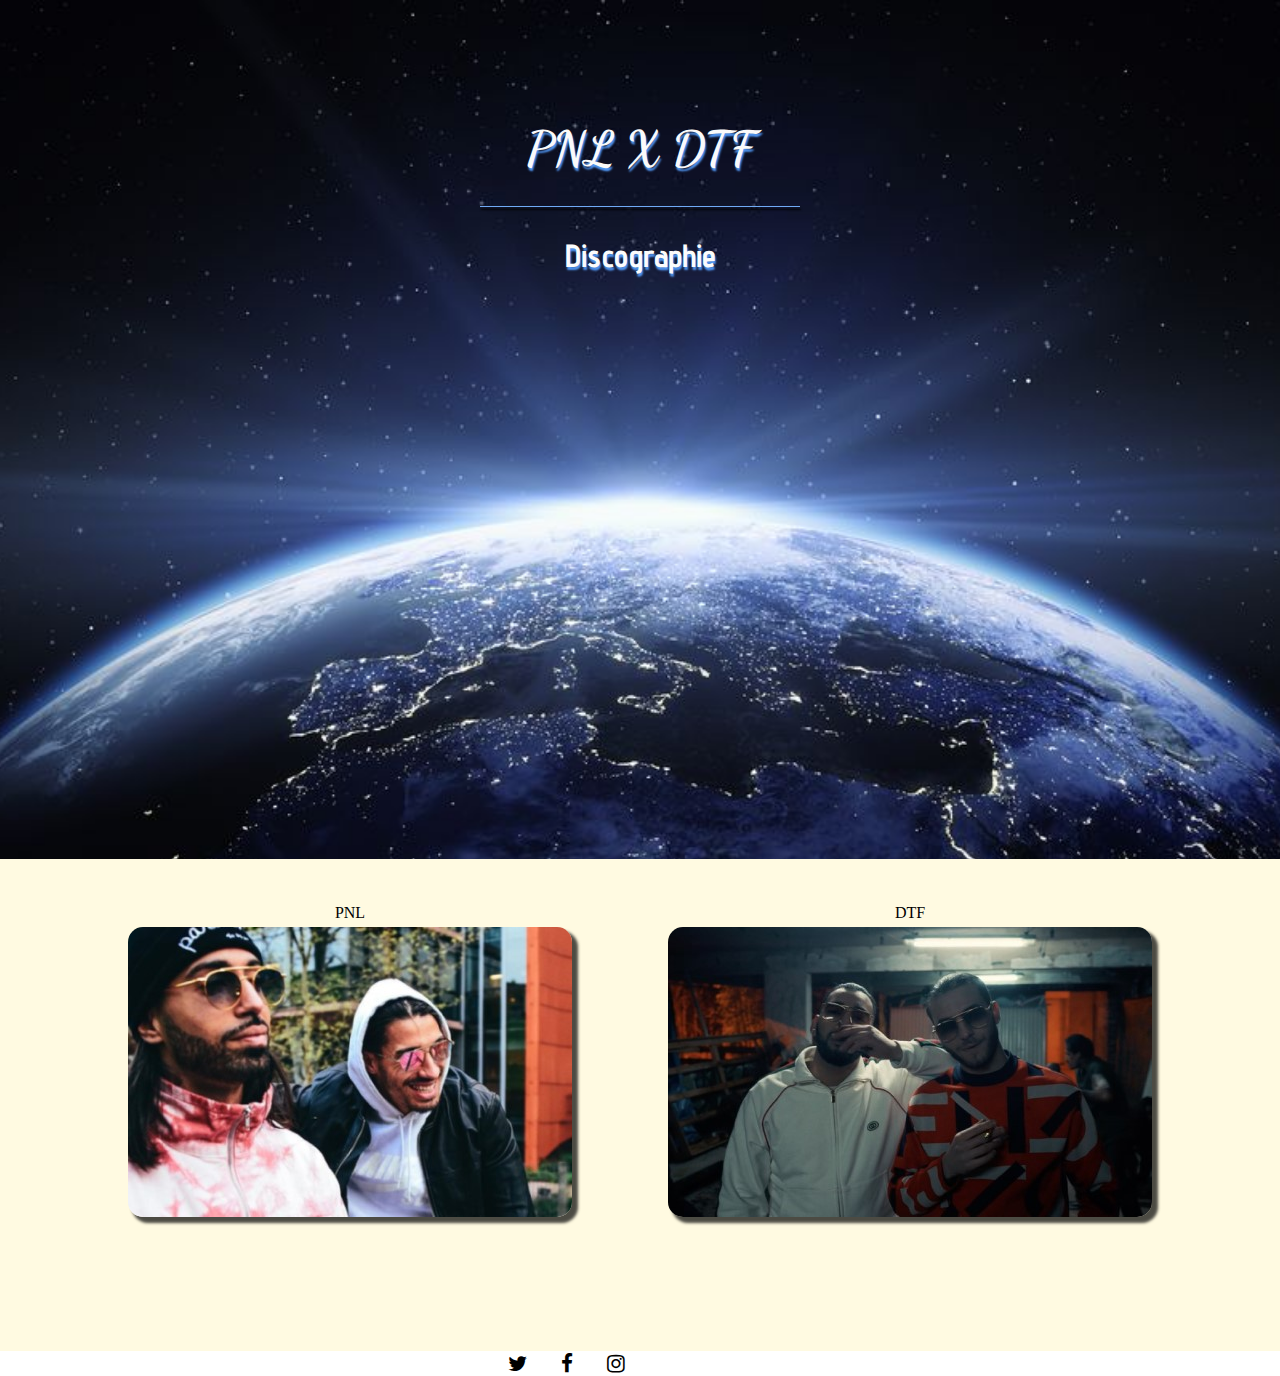
<file: Discographie PNL/index.html>
<!DOCTYPE html>
<html lang="fr"> 
    <head>
        <title>Discographie PNL X DTF</title>
        <meta charset="UTF-8">
        <meta name="author" content="Esteban">
        <meta name="description" content="Discographie PNL et DTF">
        <link rel="stylesheet" href="style.css"> 
        <link rel="stylesheet" href="https://cdnjs.cloudflare.com/ajax/libs/font-awesome/4.7.0/css/font-awesome.css">
    </head>

    <body>
        <header>
            <div id="imagePrincipale">
                <h1> PNL X DTF </h1>
                <div id="premierTrait"></div>
                <h3> Discographie</h3>
            </div>
        </header>

        <section id="presentation">
            <div id="TexteIntro">
                
            </div>
            <div id="prestations">
                <div class="imagesPrestations">
                    <h4>PNL</h4>
                    <a href="page2PNL.html"><img src="images/PNL accueil.jpg" alt="PNL accueil"></a>
                </div>    
                <div class="imagesPrestations">
                    <h4>DTF</h4>
                    <a href="page2DTF.html"><img src="images/DTF accueil.jpg" alt="DTF accueil"></a>
                </div> 
            </div>
        </section>

        <footer>
            <div id="icons">
                <a href="http://www.twitter.fr"><i class="fa fa-twitter"></i></a>
                <a href="http://wwww.facebook.fr"><i class="fa fa-facebook"></i></a>
                <a href="http://www.instagram.com"><i class="fa fa-instagram"></i></a>
            </div>
        </footer>

    </body>
</html>
</file>
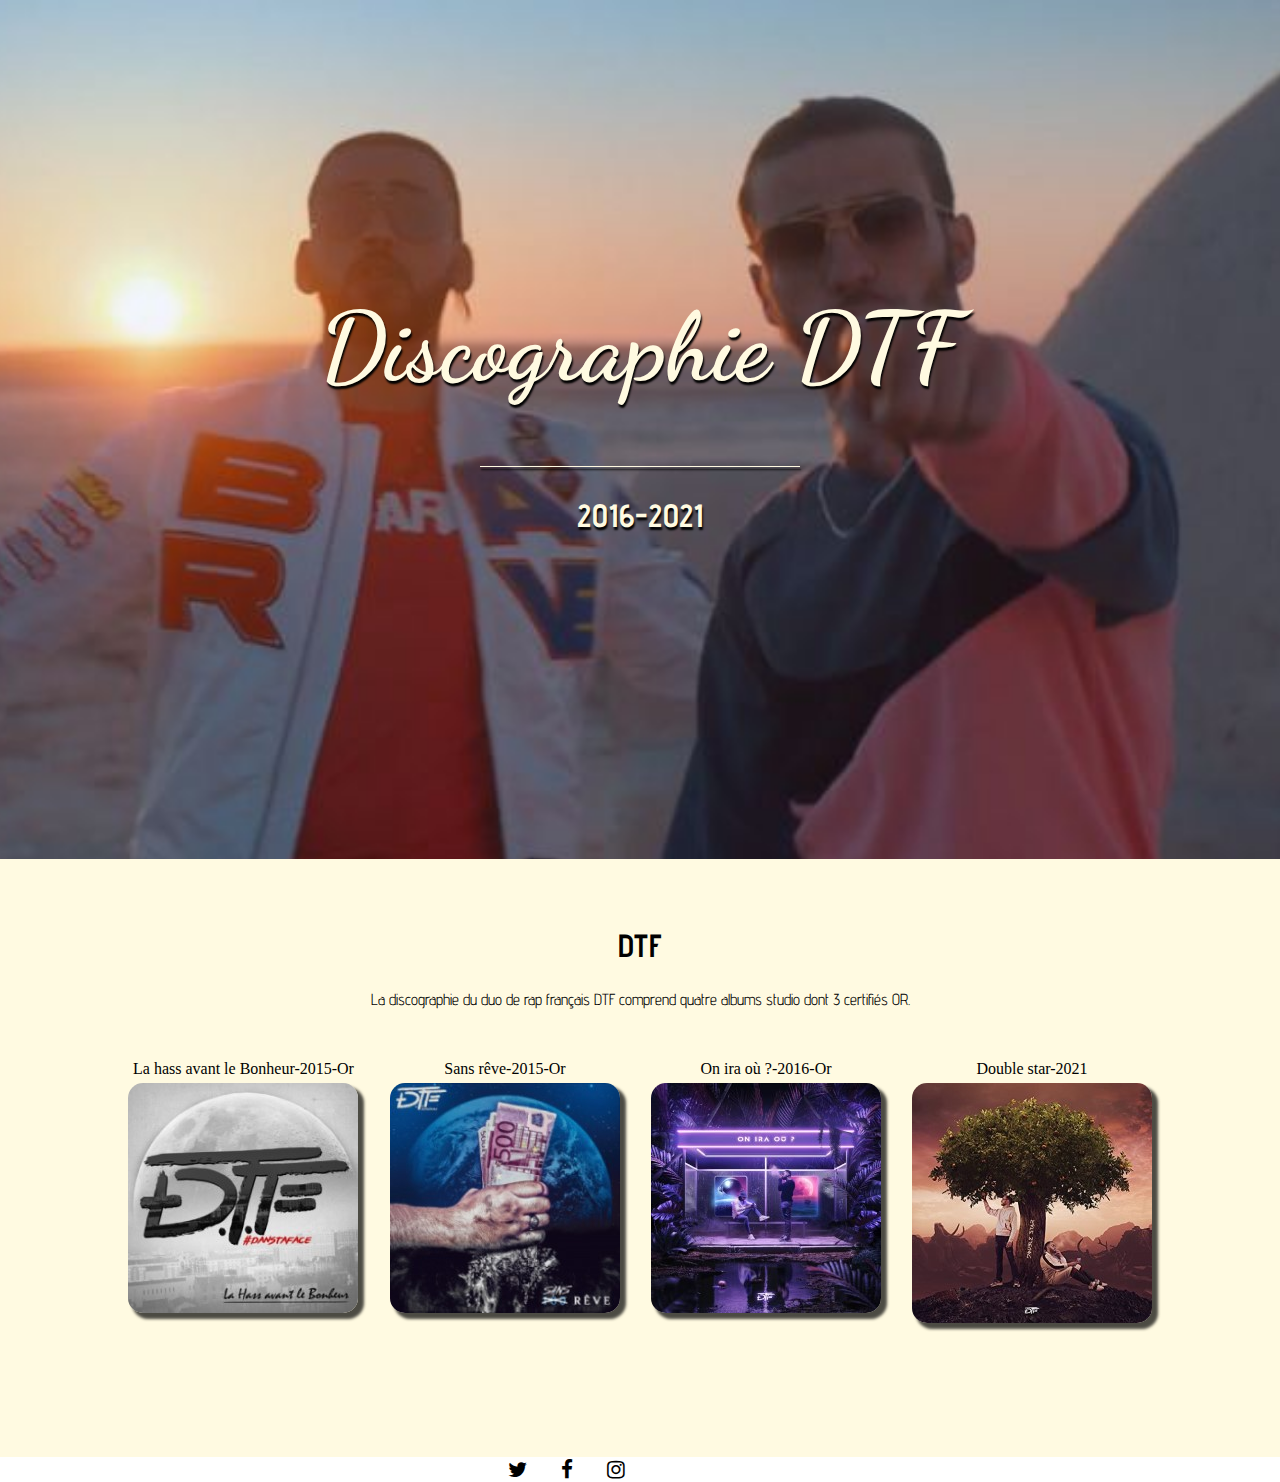
<file: Discographie PNL/page2DTF.html>
<!DOCTYPE html>
<html lang="fr"> 
    <head>
        <title> Discographie DTF </title>
        <meta charset="UTF-8">
        <meta name="author" content="Esteban">
        <meta name="description" content="Discographie DTF">
        <link rel="stylesheet" href="style.css"> 
        <link rel="stylesheet" href="https://cdnjs.cloudflare.com/ajax/libs/font-awesome/4.7.0/css/font-awesome.css">
    </head>
    
    <body>
        <header>
            <div id="imagePrincipaleDTF">
                <h1>Discographie DTF</h1>
                <div id="premierTraitDTF"></div>
                <h3>2016-2021</h3>
            </div>
        </header>

        <section id="presentation">
            <div id="TexteIntro">
                <h2> DTF </h2>
                <p> La discographie du duo de rap français DTF comprend quatre albums studio dont 3 certifiés OR.</p>
            </div>
            <div id="prestations">
                <div class="imagesPrestations">
                    <h4>La hass avant le Bonheur-2015-Or</h4>
                    <a href="page3DTF.html"><img src="images/DTF LHAB.jpg" alt="DTF LHAB"></a>
                </div>    
                    <div class="imagesPrestations">
                    <h4>Sans rêve-2015-Or</h4>
                    <a href="page4DTF.html"><img src="images/DTF  SRV.jpg" alt="DTF SRV"></a>
                </div> 
                    <div class="imagesPrestations">
                    <h4>On ira où ?-2016-Or </h4>
                    <a href="page5DTF.html"><img src="images/DTF OIO.jpg" alt="DTF OIO"></a>
                </div> 
                    <div class="imagesPrestations">
                    <h4>Double star-2021 </h4>
                    <a href="page6DTF.html"><img src="images/DTF DBS.jpg" alt="DTF DBS"></a>
                </div> 
        </section>

        <footer>
            <div id="icons">
                <a href="http://www.twitter.fr"><i class="fa fa-twitter"></i></a>
                <a href="http://wwww.facebook.fr"><i class="fa fa-facebook"></i></a>
                <a href="http://www.instagram.com"><i class="fa fa-instagram"></i></a>
            </div>
        </footer>

    </body>
</html>
</file>
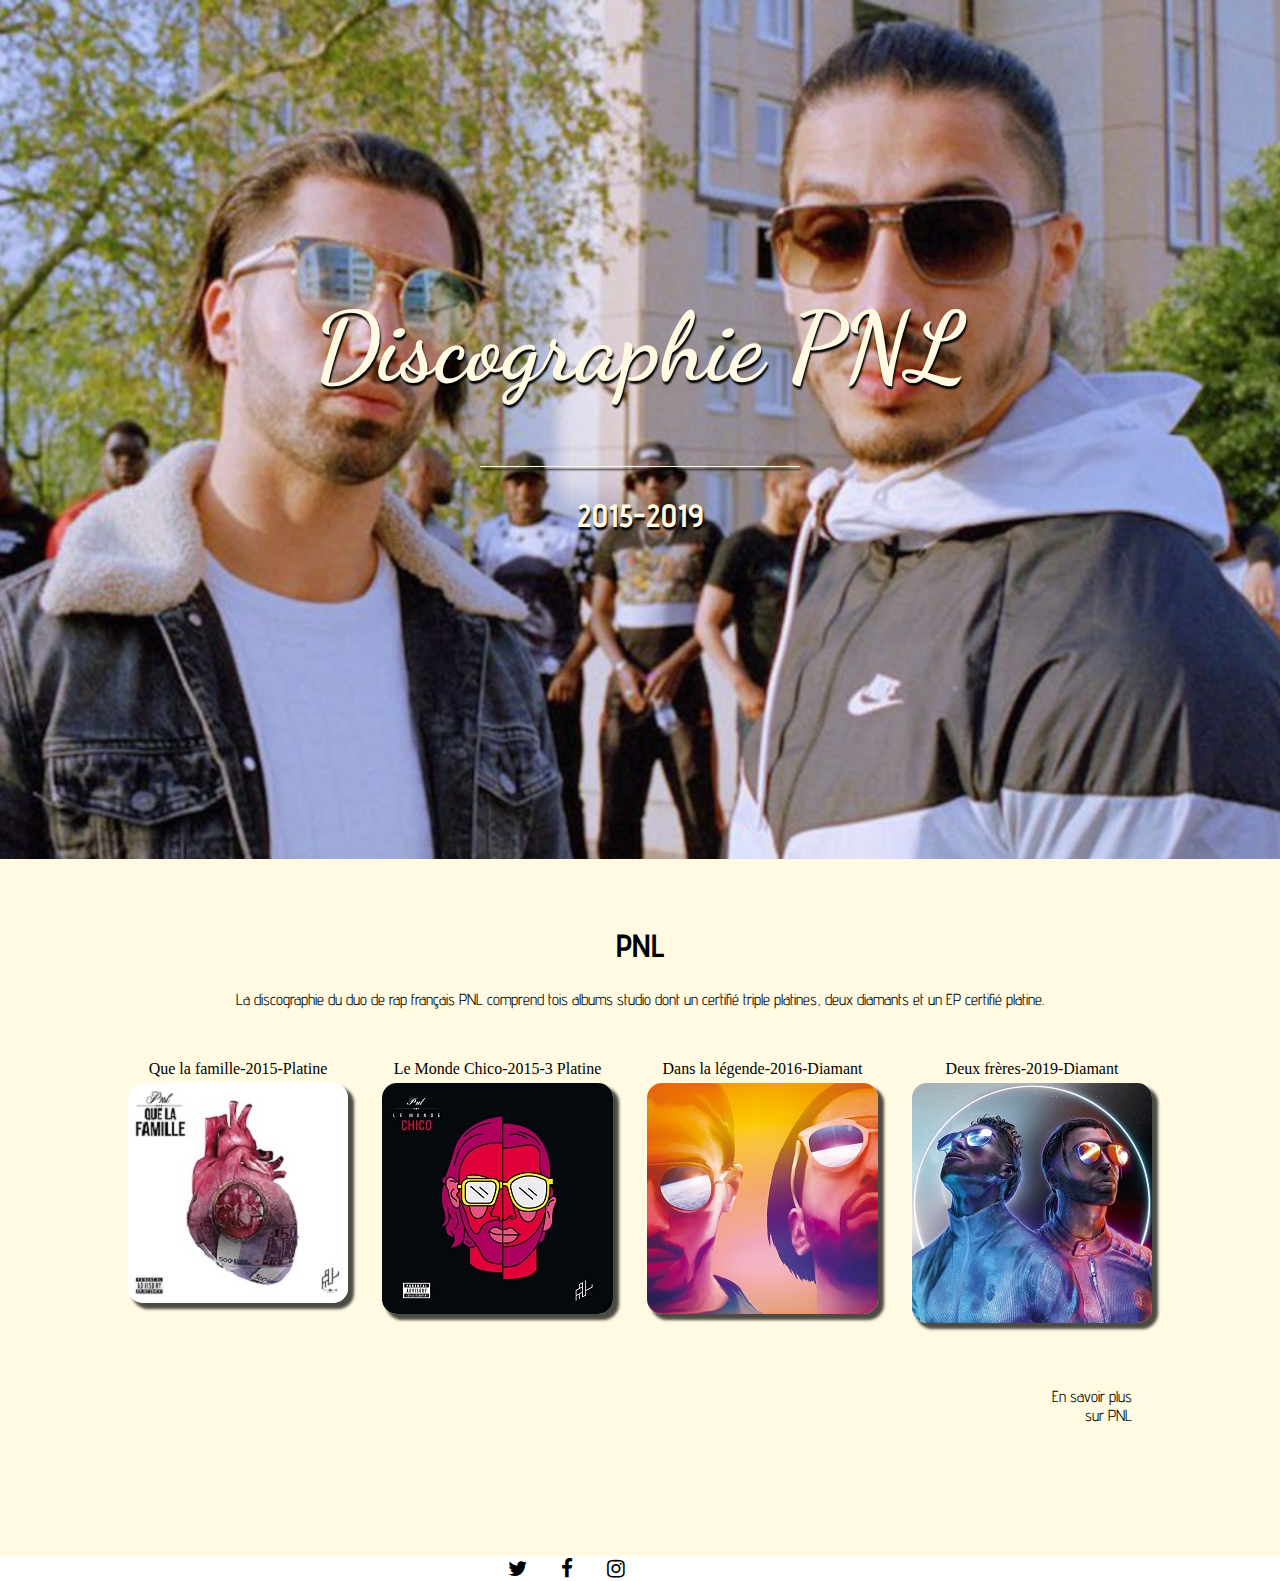
<file: Discographie PNL/page2PNL.html>
<!DOCTYPE html>
<html lang="fr"> 
    <head>
        <title> Discographie PNL </title>
        <meta charset="UTF-8">
        <meta name="author" content="Esteban">
        <meta name="description" content="Discographie PNL">
        <link rel="stylesheet" href="style.css"> 
        <link rel="stylesheet" href="https://cdnjs.cloudflare.com/ajax/libs/font-awesome/4.7.0/css/font-awesome.css">
    </head>
    
    <body>
        <header>
            <div id="imagePrincipalePNL">
                <h1>Discographie PNL</h1>
                <div id="premierTraitPNL"></div>
                <h3>2015-2019</h3>
            </div>
        </header>

        <section id="presentation">
            <div id="TexteIntro">
                <h2> PNL  </h2>
                <p> La discographie du duo de rap français PNL comprend tois albums studio dont un certifié triple platines, deux diamants et un EP certifié platine.</p>
            </div>
            <div id="prestations">
                <div class="imagesPrestations">
                    <h4>Que la famille-2015-Platine</h4>
                    <a href="page3PNL.html"><img src="images/PNL QLF.jpg" alt="PNL QLF"></a>
                </div>    
                <div class="imagesPrestations">
                    <h4>Le Monde Chico-2015-3 Platine</h4>
                    <a href="page4PNL.html"><img src="images/PNL LMC.jpg" alt="PNL LMC"></a>
                </div> 
                <div class="imagesPrestations">
                    <h4>Dans la légende-2016-Diamant </h4>
                    <a href="page5PNL.html"><img src="images/PNL DLL.jpg" alt="PNL DLL"></a>
                </div> 
                <div class="imagesPrestations">
                    <h4>Deux frères-2019-Diamant </h4>
                    <a href="page6PNL.html"><img src="images/PNL DF.jpg" alt="PNL DF"></a>
                </div> 
                <div class="biographiePrestations">
                    <a href="page7PNL.html">En savoir plus sur PNL</a>
                </div> 
        </section>

        <footer>
            <div id="icons">
                <a href="https://twitter.com/pnlmusic"><i class="fa fa-twitter"></i></a>
                <a href="https://fr-fr.facebook.com/Pnlmusic"><i class="fa fa-facebook"></i></a>
                <a href="http://www.instagram.com/pnlmusic/"><i class="fa fa-instagram"></i></a>
            </div>
        </footer>

    </body>
</html>
</file>
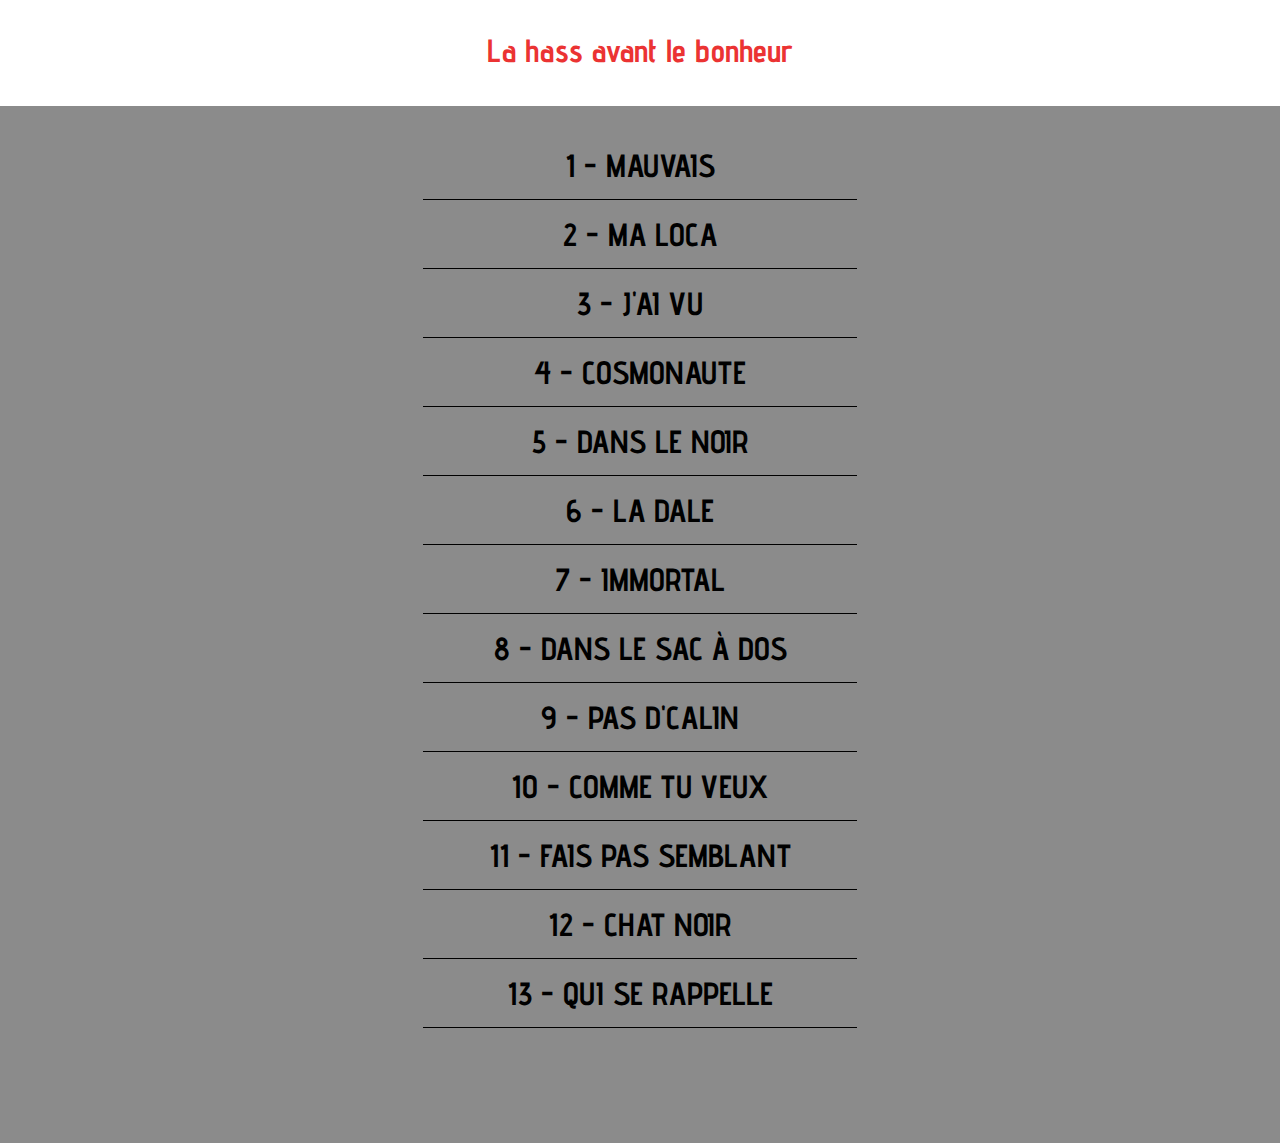
<file: Discographie PNL/page3DTF.html>
<!DOCTYPE html>
<html lang="fr"> 
    <head>
        <title> La hass avant le bonheur </title>
        <meta charset="UTF-8">
        <meta name="author" content="Esteban">
        <meta name="description" content="La hass avant le bonheur">
        <link rel="stylesheet" href="style.css">
        <link rel="stylesheet" href="https://cdnjs.cloudflare.com/ajax/libs/font-awesome/4.7.0/css/font-awesome.css">
    </head>

    <body>
        <header>
            <div id="h1LHAB">
                <center><b><h1>La hass avant le bonheur</h1></b></center>
            </div>
        </header>
        
        <section id="presentationLHAB">
            <ul id="TexteLHAB">
                <li><b>1 - Mauvais</b>
                    <div id="TraitQLF"></div>
                    <b>2 - Ma loca</b>
                    <div id="TraitQLF"></div>
                    <b>3 - J'ai vu</b>
                    <div id="TraitQLF"></div>
                    <b>4 - Cosmonaute</b>
                    <div id="TraitQLF"></div>
                    <b>5 - Dans le noir</b>
                    <div id="TraitQLF"></div>
                    <b>6 - La dale</b>
                    <div id="TraitQLF"></div>
                    <b>7 - Immortal</b>
                    <div id="TraitQLF"></div>
                    <b>8 - Dans le sac à dos</b>
                    <div id="TraitQLF"></div>
                    <b>9 - Pas d'calin</b>
                    <div id="TraitQLF"></div>
                    <b>10 - Comme tu veux</b>
                    <div id="TraitQLF"></div>
                    <b>11 - Fais pas semblant</b>
                    <div id="TraitQLF"></div>
                    <b>12 - Chat noir</b>
                    <div id="TraitQLF"></div>
                    <b>13 - Qui se rappelle</b>
                    <div id="TraitQLF"></div>
                </li>
            </ul>
        </section>
    </body>
</file>
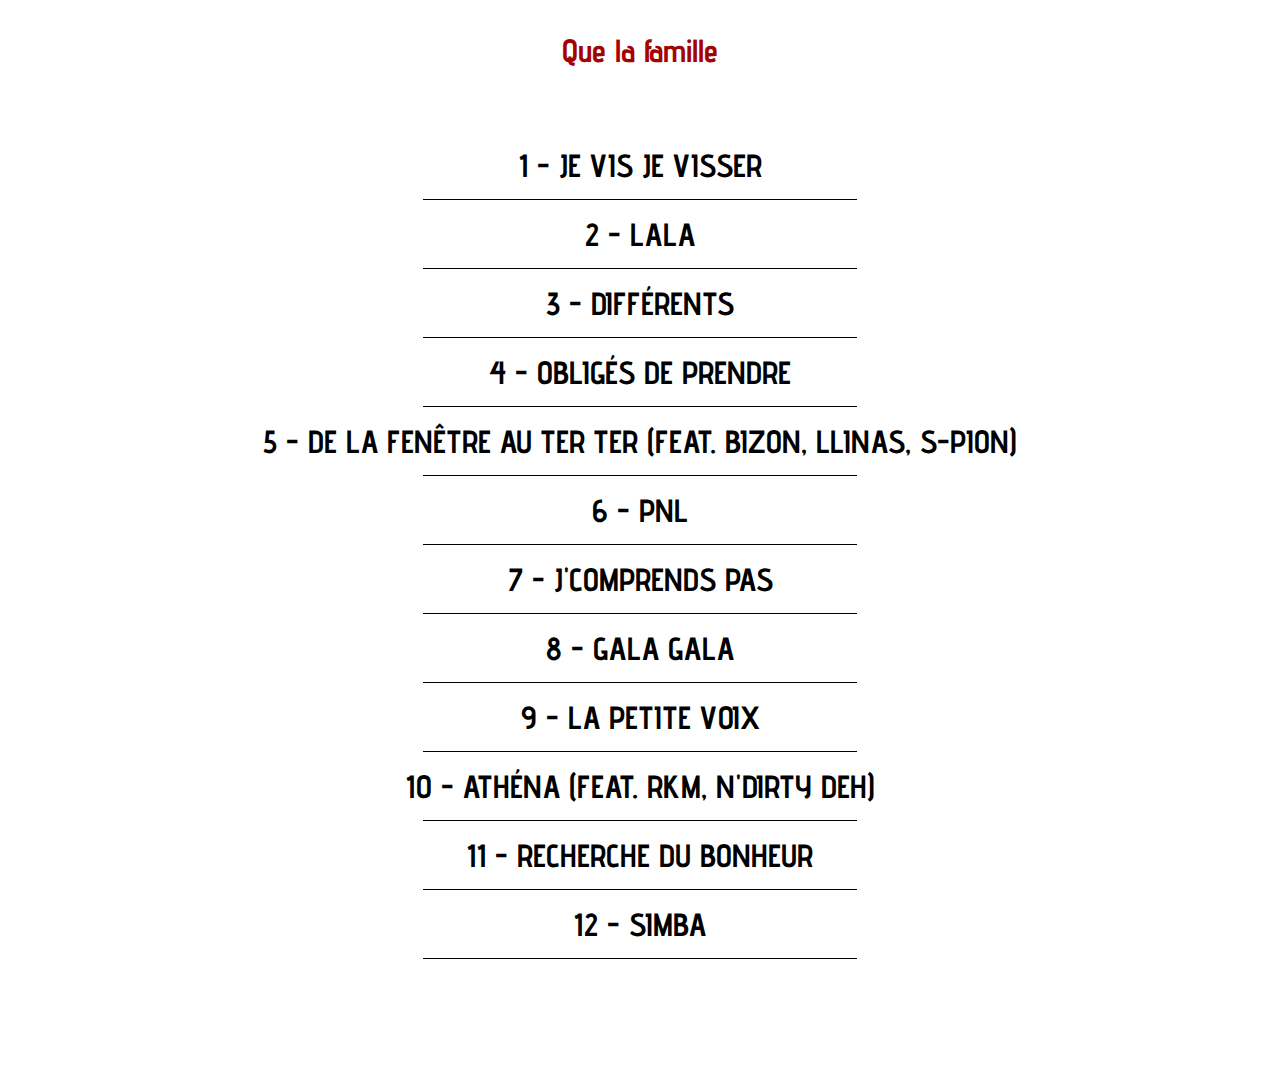
<file: Discographie PNL/page3PNL.html>
<!DOCTYPE html>
<html lang="fr"> 
    <head>
        <title> Que la famille </title>
        <meta charset="UTF-8">
        <meta name="author" content="Esteban">
        <meta name="description" content="Que la famille">
        <link rel="stylesheet" href="style.css">
        <link rel="stylesheet" href="https://cdnjs.cloudflare.com/ajax/libs/font-awesome/4.7.0/css/font-awesome.css">
    </head>

    <body>
        <header>
            <div id="h1QLF">
                <center><b><h1>Que la famille</h1></b></center>
            </div>
        </header>
        
        <section id="presentationQLF">
            <ul id="TexteQLF">
                <li><b>1 - Je vis je visser</b>
                    <div id="TraitQLF"></div>
                    <b>2 - Lala</b>
                    <div id="TraitQLF"></div>
                    <b>3 - Différents</b>
                    <div id="TraitQLF"></div>
                    <b>4 - Obligés de prendre</b>
                    <div id="TraitQLF"></div>
                    <b>5 - De la fenêtre au Ter Ter (feat. Bizon, Llinas, S-Pion)</b>
                    <div id="TraitQLF"></div>
                    <b>6 - PNL</b>
                    <div id="TraitQLF"></div>
                    <b>7 - J'comprends pas</b>
                    <div id="TraitQLF"></div>
                    <b>8 - Gala Gala</b>
                    <div id="TraitQLF"></div>
                    <b>9 - La petite voix</b>
                    <div id="TraitQLF"></div>
                    <b>10 - Athéna (feat. RKM, N'Dirty DEh)</b>
                    <div id="TraitQLF"></div>
                    <b>11 - Recherche du bonheur</b>
                    <div id="TraitQLF"></div>
                    <b>12 - Simba</b>
                    <div id="TraitQLF"></div>
                </li>
            </ul>
        </section>
    </body>
</file>
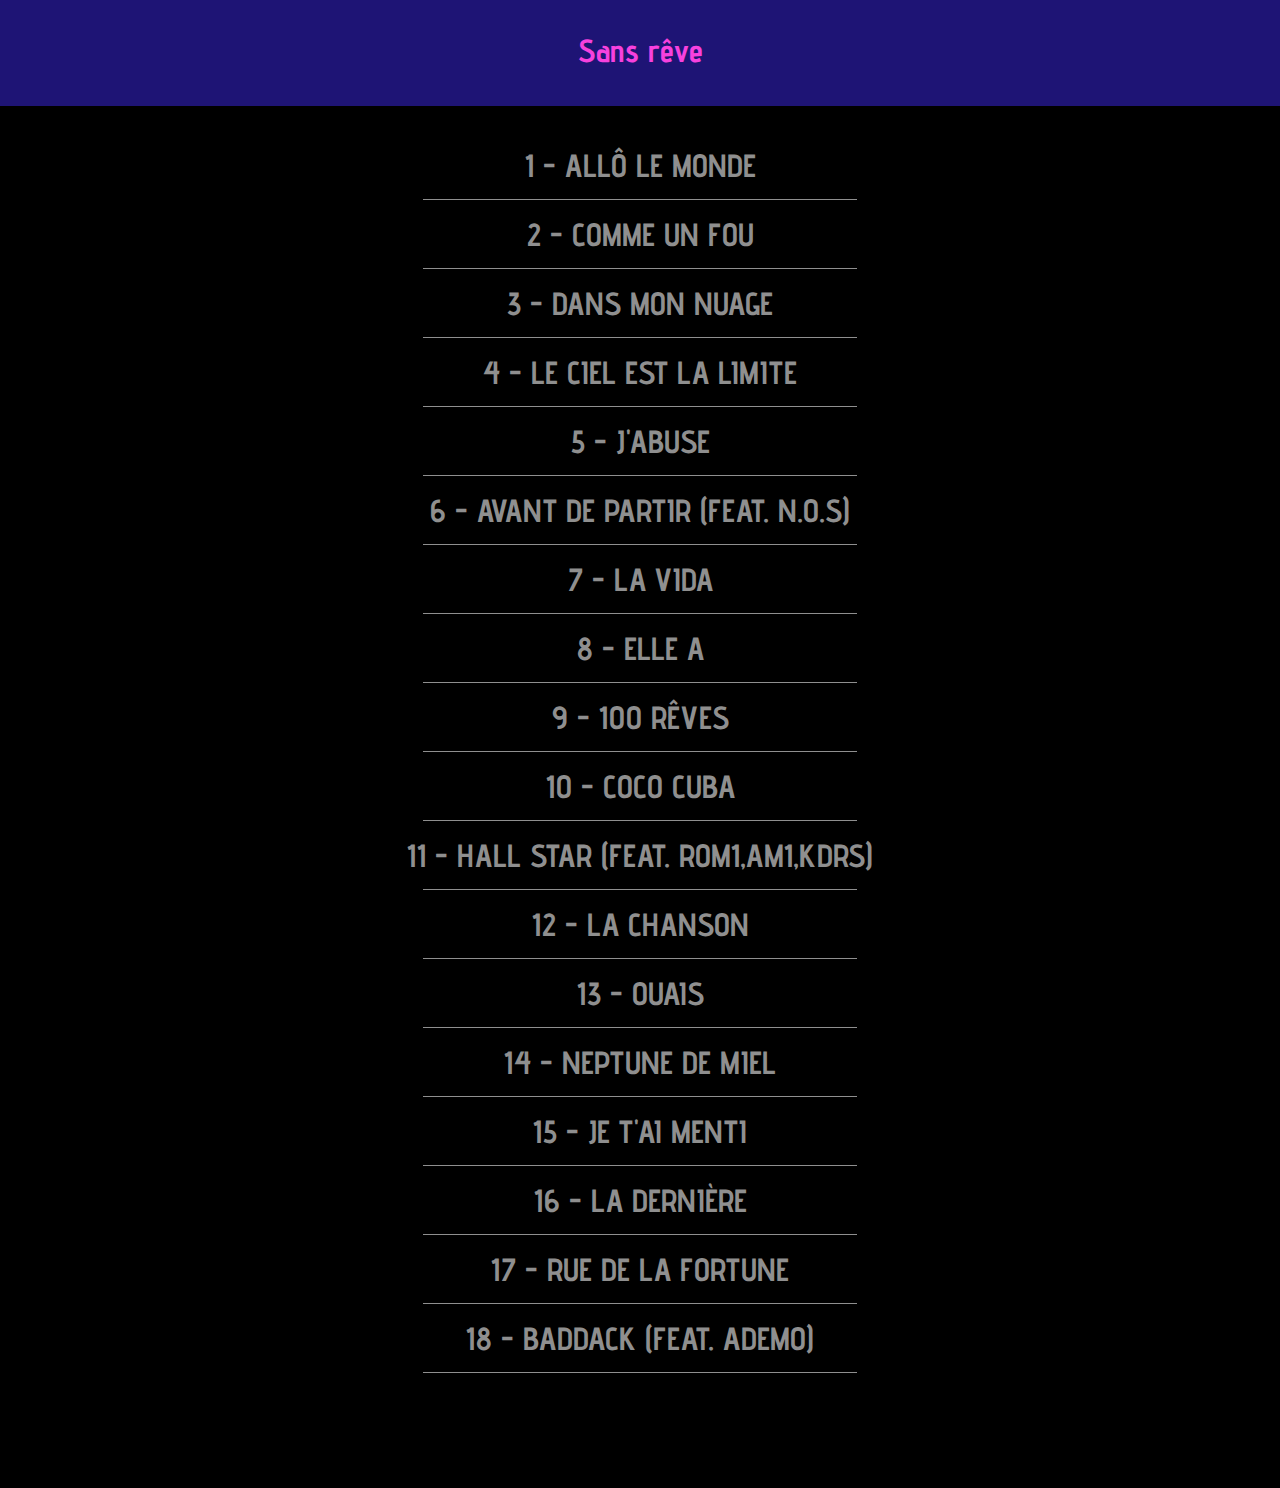
<file: Discographie PNL/page4DTF.html>
<!DOCTYPE html>
<html lang="fr"> 
    <head>
        <title> Sans rêve </title>
        <meta charset="UTF-8">
        <meta name="author" content="Esteban">
        <meta name="description" content="Sans rêve">
        <link rel="stylesheet" href="style.css">
        <link rel="stylesheet" href="https://cdnjs.cloudflare.com/ajax/libs/font-awesome/4.7.0/css/font-awesome.css">
    </head>

    <body>
        <header>
            <div id="h1SRV">
                <center><b><h1>Sans rêve</h1></b></center>
            </div>
        </header>
        
        <section id="presentationSRV">
            <ul id="TexteSRV">
                <li><b>1 - Allô le monde </b>
                    <div id="TraitSRV"></div>
                    <b>2 - Comme un fou</b>
                    <div id="TraitSRV"></div>
                    <b>3 - Dans mon nuage</b>
                    <div id="TraitSRV"></div>
                    <b>4 - Le ciel est la limite</b>
                    <div id="TraitSRV"></div>
                    <b>5 - J'abuse</b>
                    <div id="TraitSRV"></div>
                    <b>6 - Avant de partir (feat. N.O.S)</b>
                    <div id="TraitSRV"></div>
                    <b>7 - La vida</b>
                    <div id="TraitSRV"></div>
                    <b>8 - Elle a</b>
                    <div id="TraitSRV"></div>
                    <b>9 - 100 rêves</b>
                    <div id="TraitSRV"></div>
                    <b>10 - Coco Cuba</b>
                    <div id="TraitSRV"></div>
                    <b>11 - Hall Star (feat. Rom1,Am1,KDRs)</b>
                    <div id="TraitSRV"></div>
                    <b>12 - La chanson</b>
                    <div id="TraitSRV"></div>
                    <b>13 - Ouais</b>
                    <div id="TraitSRV"></div>
                    <b>14 - Neptune de miel</b>
                    <div id="TraitSRV"></div>
                    <b>15 - Je t'ai menti</b>
                    <div id="TraitSRV"></div>
                    <b>16 - La dernière</b>
                    <div id="TraitSRV"></div>
                    <b>17 - Rue de la fortune</b>
                    <div id="TraitSRV"></div>
                    <b>18 - Baddack (feat. Ademo)</b>
                    <div id="TraitSRV"></div>
                </li>
            </ul>
        </section>
    </body>
</file>
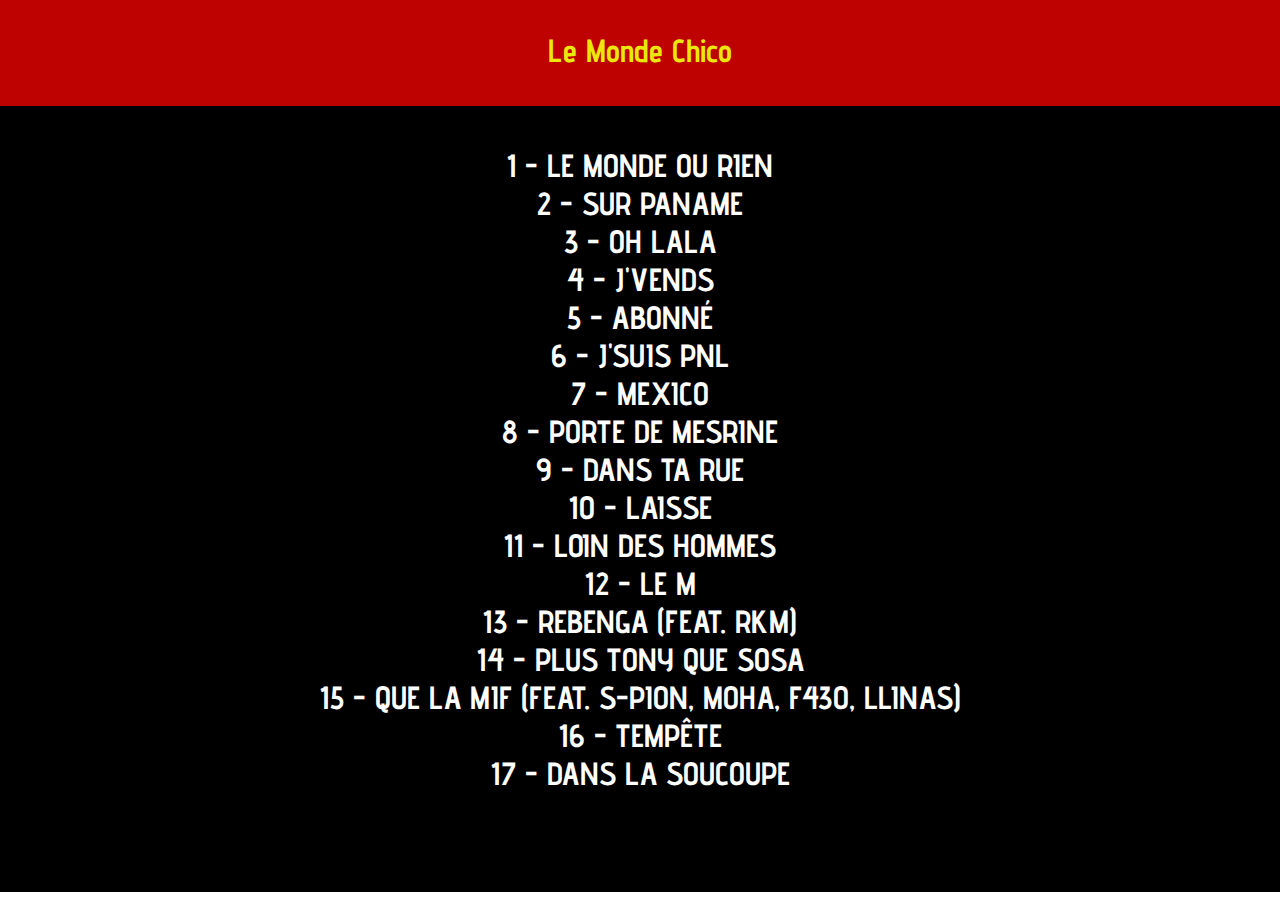
<file: Discographie PNL/page4PNL.html>
<!DOCTYPE html>
<html lang="fr"> 
    <head>
        <title> Le Monde Chico </title>
        <meta charset="UTF-8">
        <meta name="author" content="Esteban">
        <meta name="description" content="Le Monde Chico">
        <link rel="stylesheet" href="style.css">
        <link rel="stylesheet" href="https://cdnjs.cloudflare.com/ajax/libs/font-awesome/4.7.0/css/font-awesome.css">
    </head>

    <body>
        <header>
            <div id="h1LMC">
                <center><b><h1>Le Monde Chico</h1></b></center>
            </div>
        </header>
        
        <section id="presentationLMC">
            <ul id="TexteLMC">
                <li><b>1 - Le monde ou rien</b>
                    <div id="TraitLMC"></div>
                    <b>2 - Sur Paname</b>
                    <div id="TraitLMC"></div>
                    <b>3 - Oh lala</b>
                    <div id="TraitLMC"></div>
                    <b>4 - J'vends</b>
                    <div id="TraitLMC"></div>
                    <b>5 - Abonné</b>
                    <div id="TraitLMC"></div>
                    <b>6 - J'suis PNL</b>
                    <div id="TraitLMC"></div>
                    <b>7 - Mexico</b>
                    <div id="TraitLMC"></div>
                    <b>8 - Porte de Mesrine</b>
                    <div id="TraitLMC"></div>
                    <b>9 - Dans ta rue</b>
                    <div id="TraitLMC"></div>
                    <b>10 - Laisse</b>
                    <div id="TraitLMC"></div>
                    <b>11 - Loin des hommes</b>
                    <div id="TraitLMC"></div>
                    <b>12 - Le M</b>
                    <div id="TraitLMC"></div>
                    <b>13 - Rebenga (feat. RKM)</b>
                    <div id="TraitLMC"></div>
                    <b>14 - Plus Tony que Sosa</b>
                    <div id="TraitLMC"></div>
                    <b>15 - Que la mif (feat. S-Pion, Moha, F430, Llinas)</b>
                    <div id="TraitLMC"></div>
                    <b>16 - Tempête</b>
                    <div id="TraitLMC"></div>
                    <b>17 - Dans la soucoupe</b>
                    <div id="TraitLMC"></div>
                </li>
            </ul>
        </section>
    </body>
</file>
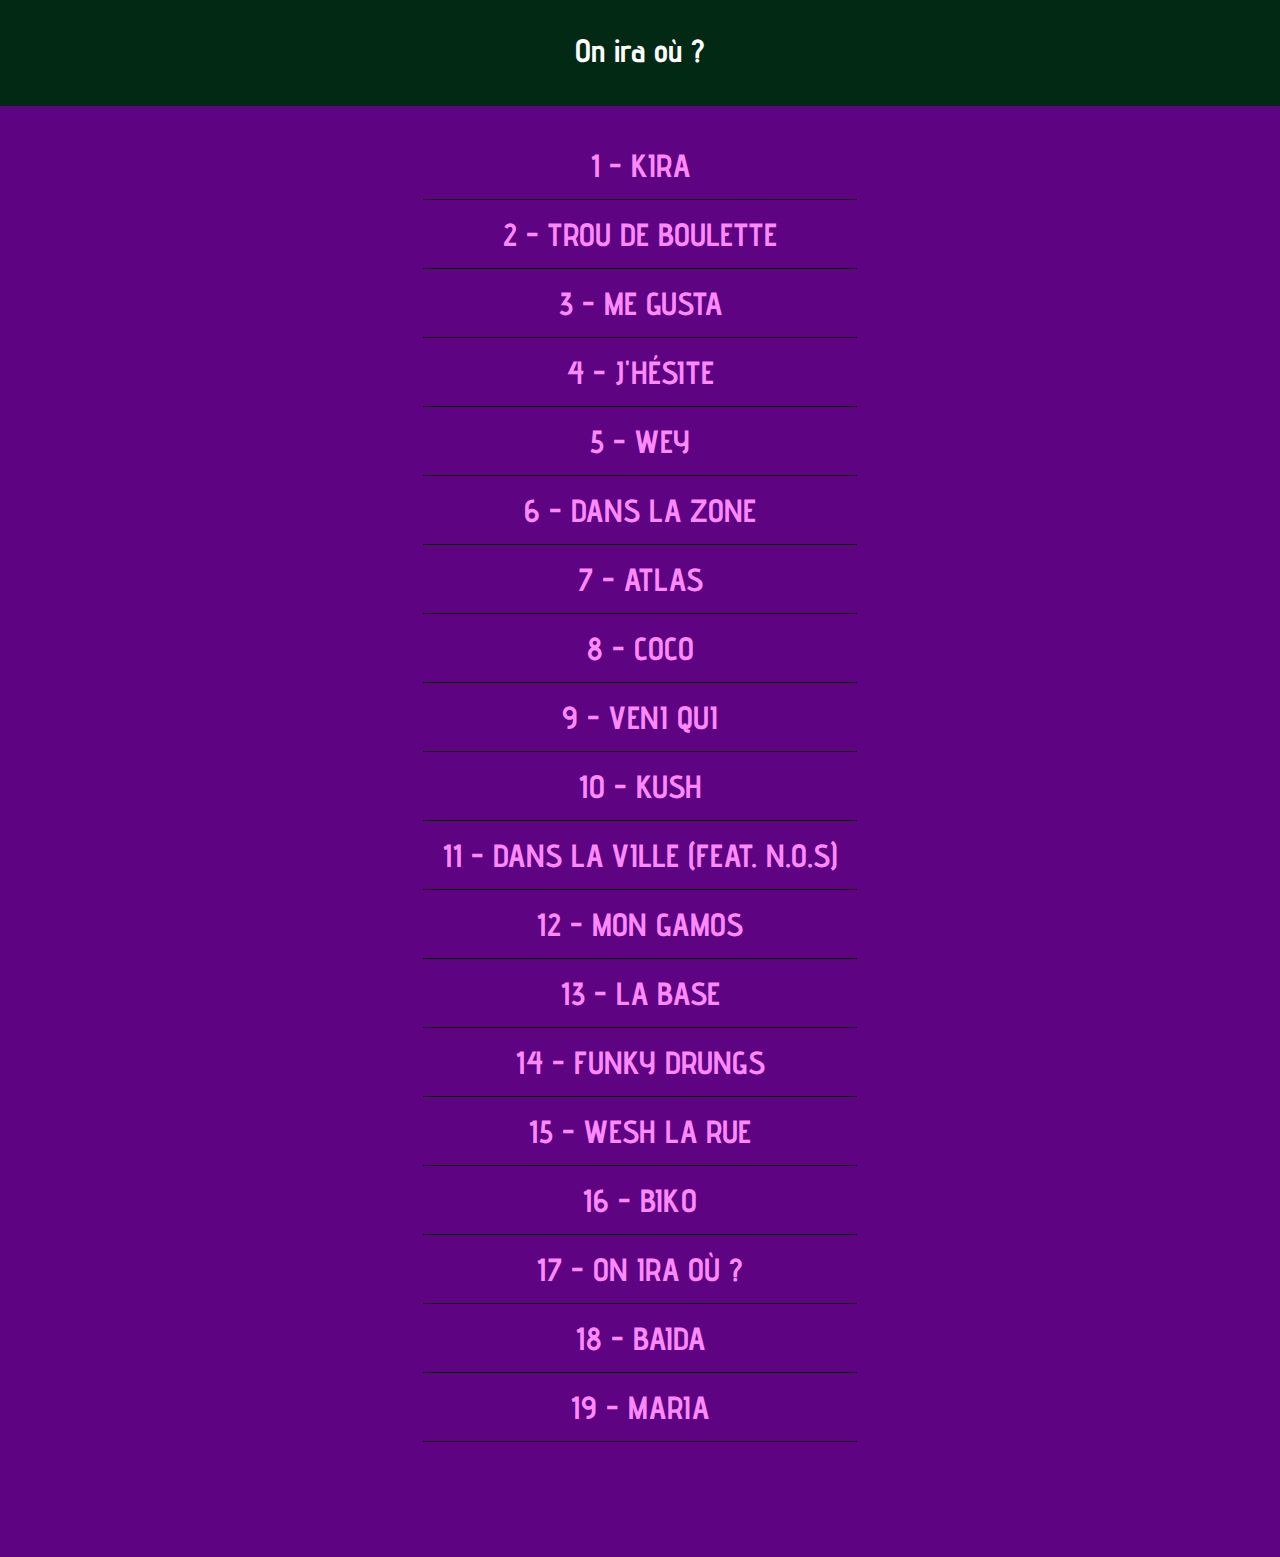
<file: Discographie PNL/page5DTF.html>
<!DOCTYPE html>
<html lang="fr"> 
    <head>
        <title> On ira où ? </title>
        <meta charset="UTF-8">
        <meta name="author" content="Esteban">
        <meta name="description" content="On ira où ?">
        <link rel="stylesheet" href="style.css">
        <link rel="stylesheet" href="https://cdnjs.cloudflare.com/ajax/libs/font-awesome/4.7.0/css/font-awesome.css">
    </head>

    <body>
        <header>
            <div id="h1OIO">
                <center><b><h1>On ira où ?</h1></b></center>
            </div>
        </header>
        
        <section id="presentationOIO">
            <ul id="TexteOIO">
                <li><b>1 - Kira</b>
                    <div id="TraitQLF"></div>
                    <b>2 - Trou de boulette</b>
                    <div id="TraitQLF"></div>
                    <b>3 - Me gusta</b>
                    <div id="TraitQLF"></div>
                    <b>4 - J'hésite</b>
                    <div id="TraitQLF"></div>
                    <b>5 - Wey</b>
                    <div id="TraitQLF"></div>
                    <b>6 - Dans la zone</b>
                    <div id="TraitQLF"></div>
                    <b>7 - Atlas</b>
                    <div id="TraitQLF"></div>
                    <b>8 - Coco</b>
                    <div id="TraitQLF"></div>
                    <b>9 - Veni qui</b>
                    <div id="TraitQLF"></div>
                    <b>10 - Kush</b>
                    <div id="TraitQLF"></div>
                    <b>11 - Dans la ville (feat. N.O.S)</b>
                    <div id="TraitQLF"></div>
                    <b>12 - Mon gamos</b>
                    <div id="TraitQLF"></div>
                    <b>13 - La base</b>
                    <div id="TraitQLF"></div>
                    <b>14 - Funky drungs</b>
                    <div id="TraitQLF"></div>
                    <b>15 - Wesh la rue</b>
                    <div id="TraitQLF"></div>
                    <b>16 - Biko</b>
                    <div id="TraitQLF"></div>
                    <b>17 - On ira où ?</b>
                    <div id="TraitQLF"></div>
                    <b>18 - Baida</b>
                    <div id="TraitQLF"></div>
                    <b>19 - Maria</b>
                    <div id="TraitQLF"></div>
                </li>
            </ul>
        </section>
    </body>
</file>
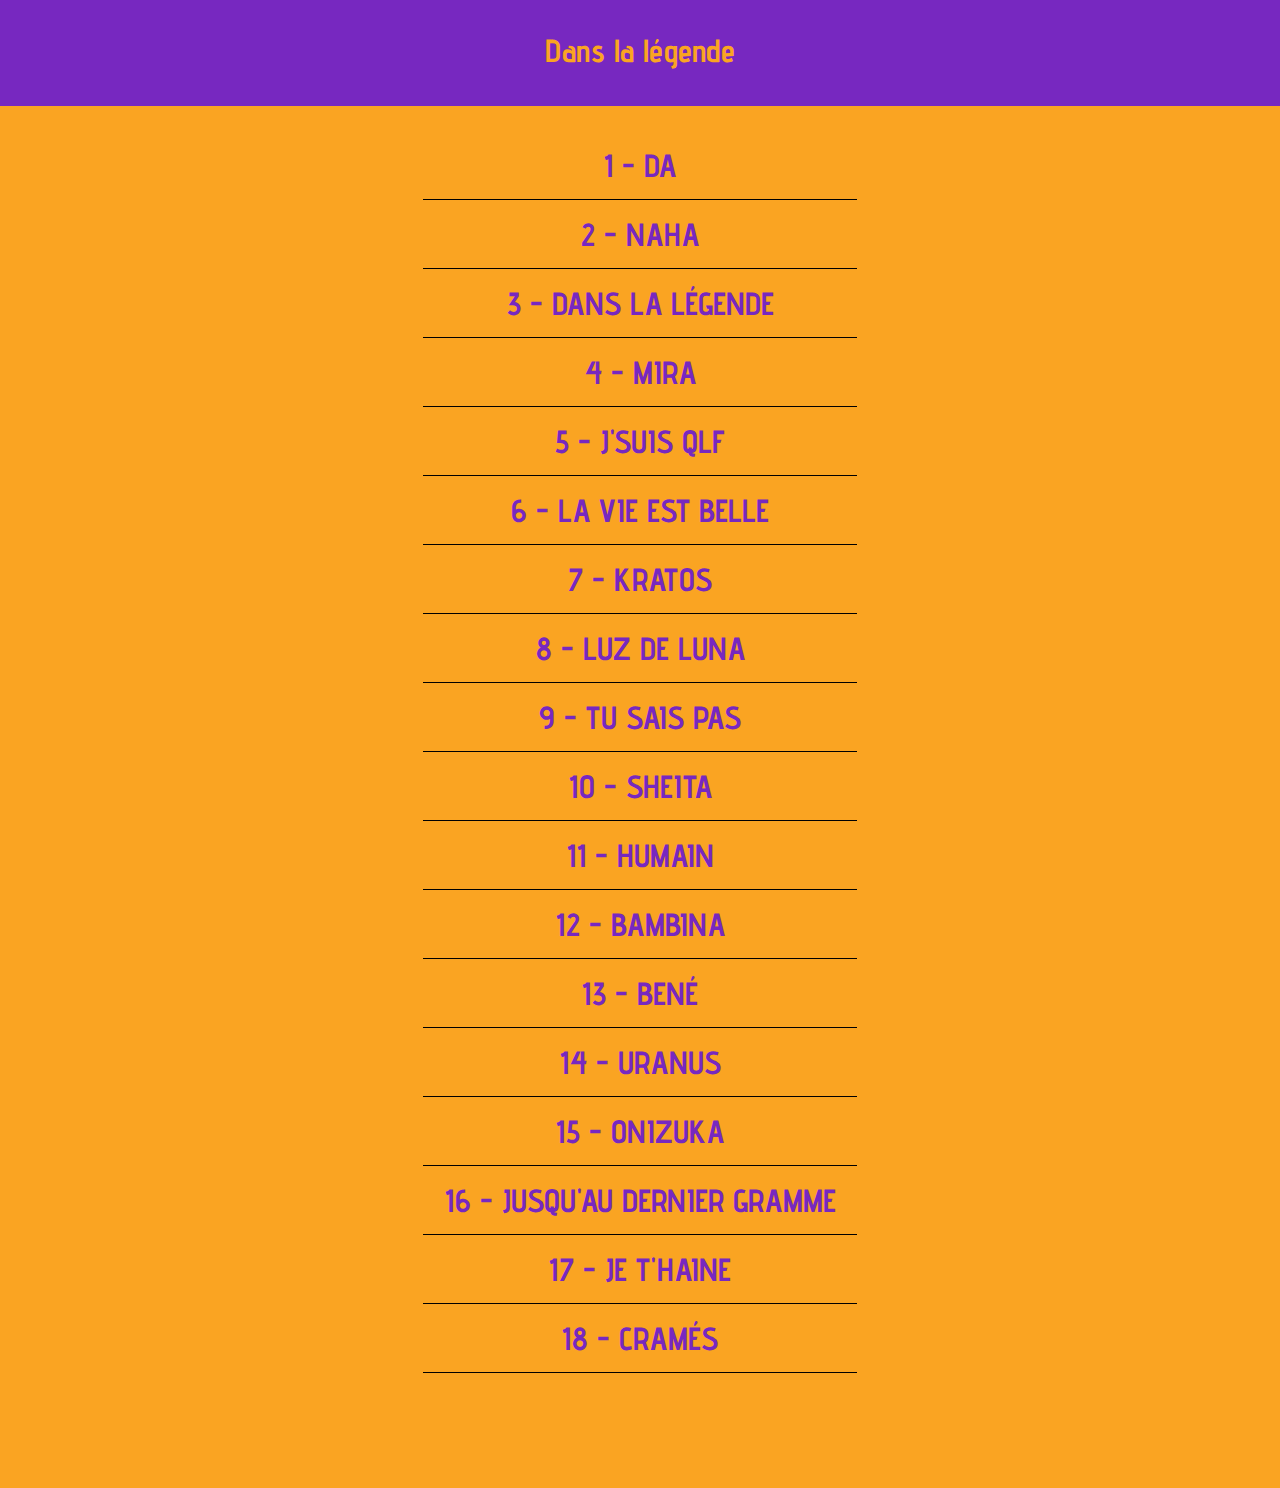
<file: Discographie PNL/page5PNL.html>
<!DOCTYPE html>
<html lang="fr"> 
    <head>
        <title> Dans la légende </title>
        <meta charset="UTF-8">
        <meta name="author" content="Esteban">
        <meta name="description" content="Dans la légende">
        <link rel="stylesheet" href="style.css">
        <link rel="stylesheet" href="https://cdnjs.cloudflare.com/ajax/libs/font-awesome/4.7.0/css/font-awesome.css">
    </head>

    <body>
        <header>
            <div id="h1DLL">
                <center><b><h1>Dans la légende</h1></b></center>
            </div>
        </header>
        
        <section id="presentationDLL">
            <ul id="TexteDLL">
                <li><b>1 - DA</b>
                    <div id="TraitQLF"></div>
                    <b>2 - Naha</b>
                    <div id="TraitQLF"></div>
                    <b>3 - Dans la légende</b>
                    <div id="TraitQLF"></div>
                    <b>4 - Mira</b>
                    <div id="TraitQLF"></div>
                    <b>5 - J'suis QLF</b>
                    <div id="TraitQLF"></div>
                    <b>6 - La vie est belle</b>
                    <div id="TraitQLF"></div>
                    <b>7 - Kratos</b>
                    <div id="TraitQLF"></div>
                    <b>8 - Luz de Luna</b>
                    <div id="TraitQLF"></div>
                    <b>9 - Tu sais pas</b>
                    <div id="TraitQLF"></div>
                    <b>10 - Sheita</b>
                    <div id="TraitQLF"></div>
                    <b>11 - Humain</b>
                    <div id="TraitQLF"></div>
                    <b>12 - Bambina</b>
                    <div id="TraitQLF"></div>
                    <b>13 - Bené</b>
                    <div id="TraitQLF"></div>
                    <b>14 - Uranus</b>
                    <div id="TraitQLF"></div>
                    <b>15 - Onizuka</b>
                    <div id="TraitQLF"></div>
                    <b>16 - Jusqu'au dernier gramme</b>
                    <div id="TraitQLF"></div>
                    <b>17 - Je t'haine</b>
                    <div id="TraitQLF"></div>
                    <b>18 - Cramés</b>
                    <div id="TraitQLF"></div>
                </li>
            </ul>
        </section>
    </body>
</file>
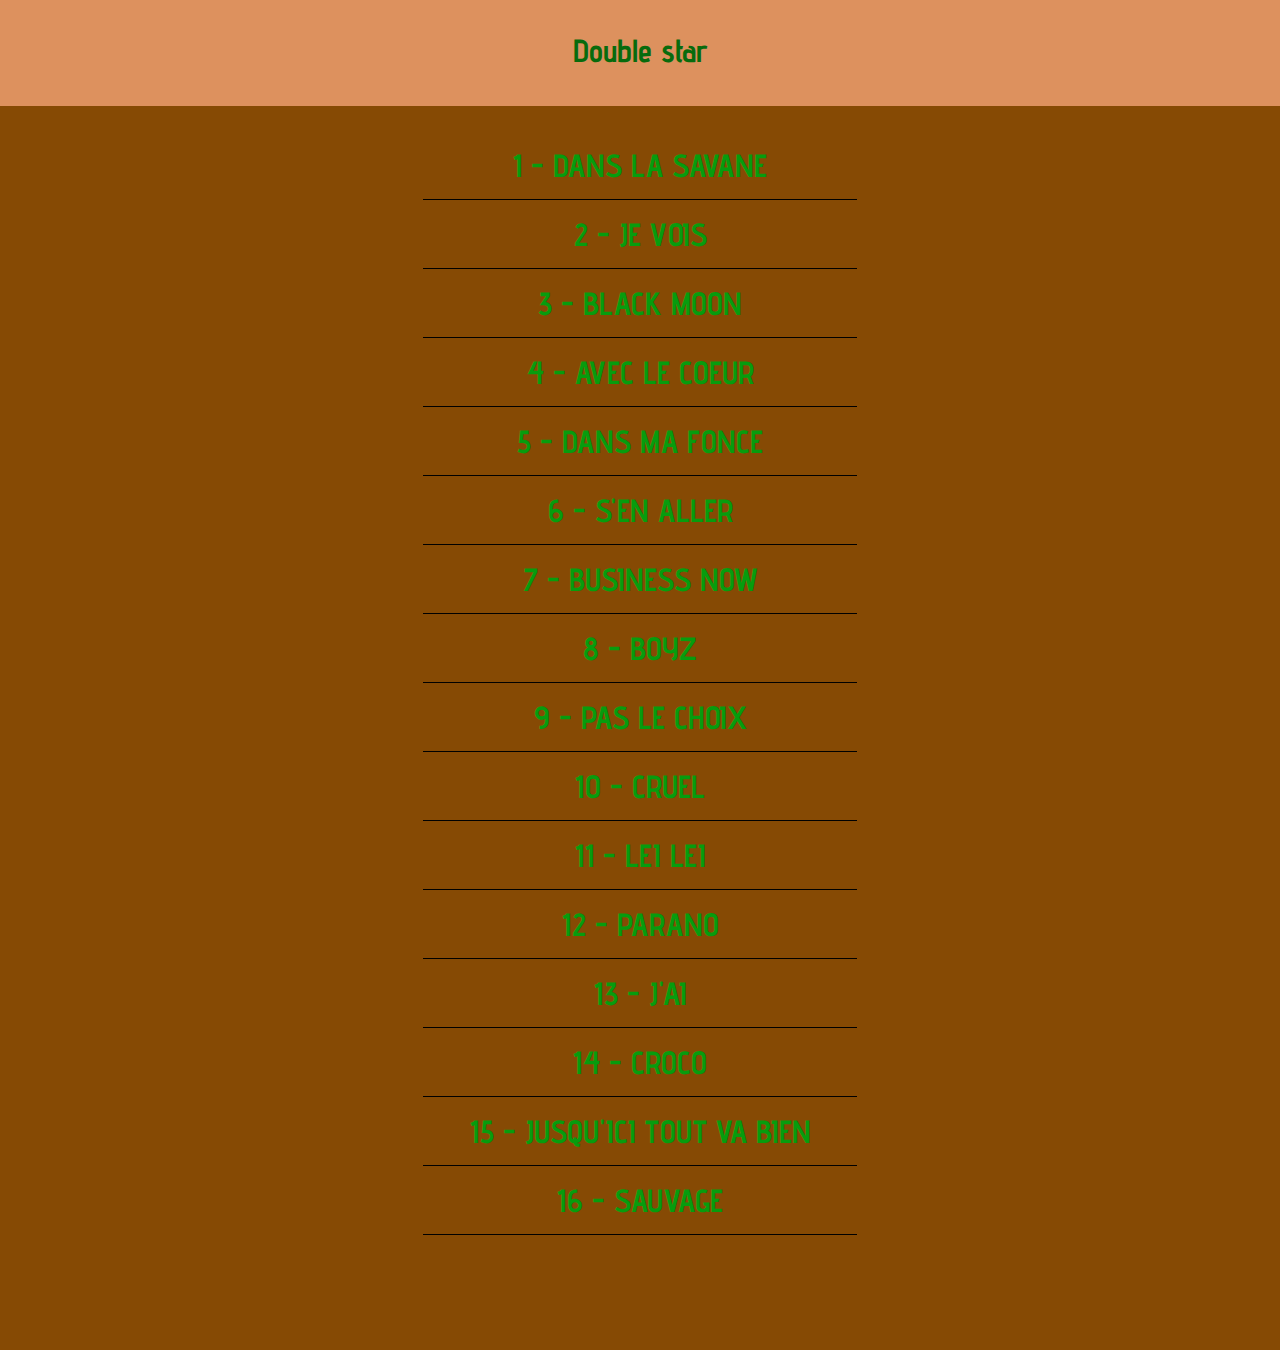
<file: Discographie PNL/page6DTF.html>
<!DOCTYPE html>
<html lang="fr"> 
    <head>
        <title> Double star ? </title>
        <meta charset="UTF-8">
        <meta name="author" content="Esteban">
        <meta name="description" content="Double star">
        <link rel="stylesheet" href="style.css">
        <link rel="stylesheet" href="https://cdnjs.cloudflare.com/ajax/libs/font-awesome/4.7.0/css/font-awesome.css">
    </head>

    <body>
        <header>
            <div id="h1DBS">
                <center><b><h1>Double star</h1></b></center>
            </div>
        </header>
        
        <section id="presentationDBS">
            <ul id="TexteDBS">
                <li><b>1 - Dans la savane</b>
                    <div id="TraitQLF"></div>
                    <b>2 - Je vois</b>
                    <div id="TraitQLF"></div>
                    <b>3 - Black Moon</b>
                    <div id="TraitQLF"></div>
                    <b>4 - Avec le coeur</b>
                    <div id="TraitQLF"></div>
                    <b>5 - Dans ma fonce</b>
                    <div id="TraitQLF"></div>
                    <b>6 - S'en aller</b>
                    <div id="TraitQLF"></div>
                    <b>7 - Business Now</b>
                    <div id="TraitQLF"></div>
                    <b>8 - Boyz</b>
                    <div id="TraitQLF"></div>
                    <b>9 - Pas le choix</b>
                    <div id="TraitQLF"></div>
                    <b>10 - Cruel</b>
                    <div id="TraitQLF"></div>
                    <b>11 - Lei Lei</b>
                    <div id="TraitQLF"></div>
                    <b>12 - Parano</b>
                    <div id="TraitQLF"></div>
                    <b>13 - J'ai</b>
                    <div id="TraitQLF"></div>
                    <b>14 - Croco</b>
                    <div id="TraitQLF"></div>
                    <b>15 - Jusqu'ici tout va bien</b>
                    <div id="TraitQLF"></div>
                    <b>16 - Sauvage</b>
                    <div id="TraitQLF"></div>
                </li>
            </ul>
        </section>
    </body>
</file>
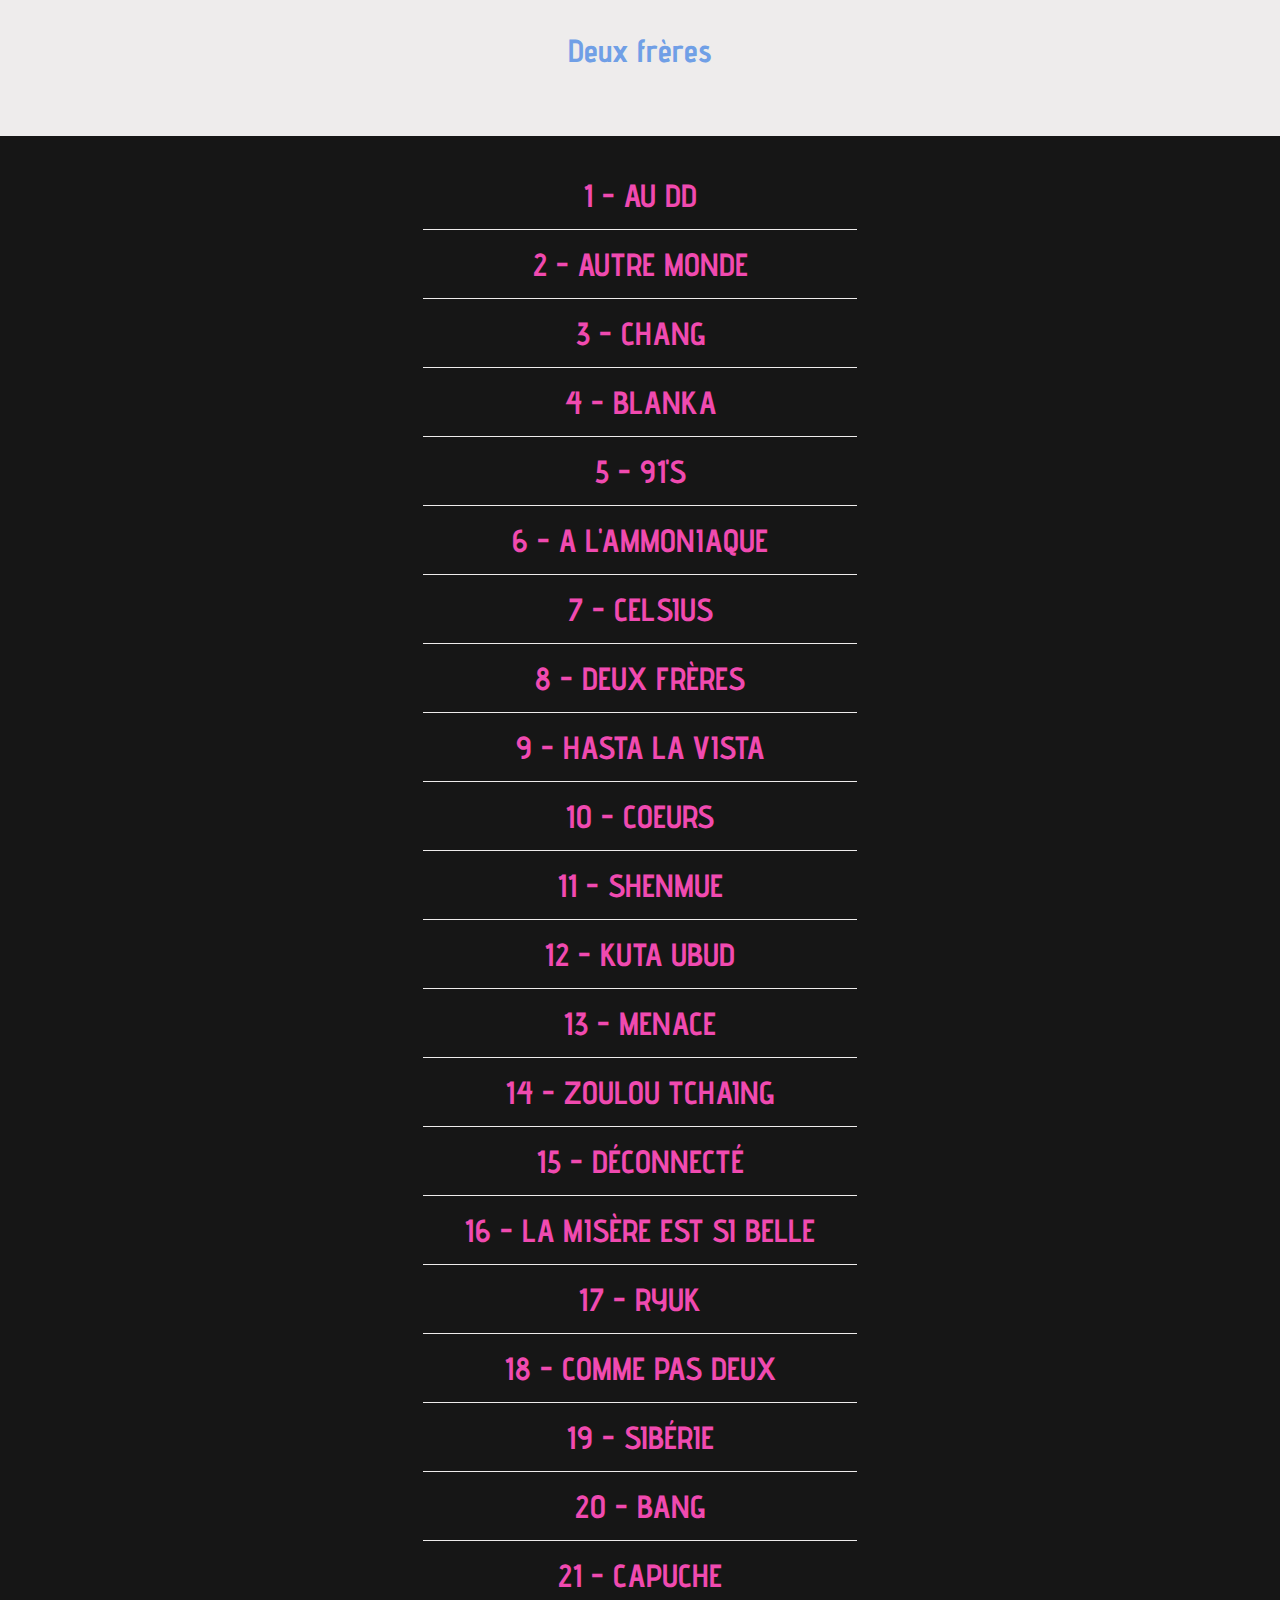
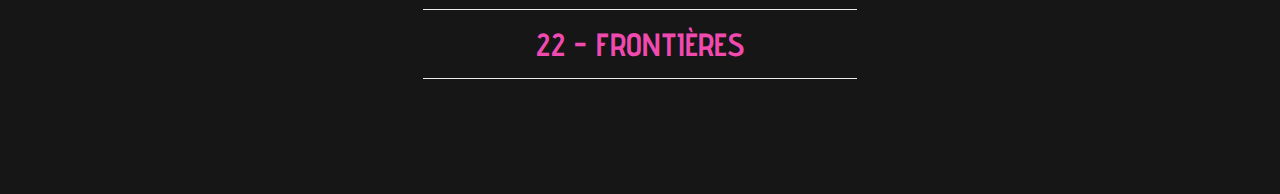
<file: Discographie PNL/page6PNL.html>
<!DOCTYPE html>
<html lang="fr"> 
    <head>
        <title> Deux frères </title>
        <meta charset="UTF-8">
        <meta name="author" content="Esteban">
        <meta name="description" content="Que la famille">
        <link rel="stylesheet" href="style.css">
        <link rel="stylesheet" href="https://cdnjs.cloudflare.com/ajax/libs/font-awesome/4.7.0/css/font-awesome.css">
    </head>

    <body>
        <header>
            <div id="h1DFR">
                <center><b><h1>Deux frères</h1></b></center>
            </div>
        </header>
        
        <section id="presentationDFR">
            <ul id="TexteDFR">
                <li><b>1 - Au DD</b>
                    <div id="TraitDFR"></div>
                    <b>2 - Autre monde</b>
                    <div id="TraitDFR"></div>
                    <b>3 - Chang</b>
                    <div id="TraitDFR"></div>
                    <b>4 - Blanka</b>
                    <div id="TraitDFR"></div>
                    <b>5 - 91's</b>
                    <div id="TraitDFR"></div>
                    <b>6 - A l'ammoniaque</b>
                    <div id="TraitDFR"></div>
                    <b>7 - Celsius</b>
                    <div id="TraitDFR"></div>
                    <b>8 - Deux frères</b>
                    <div id="TraitDFR"></div>
                    <b>9 - Hasta la Vista</b>
                    <div id="TraitDFR"></div>
                    <b>10 - Coeurs</b>
                    <div id="TraitDFR"></div>
                    <b>11 - Shenmue</b>
                    <div id="TraitDFR"></div>
                    <b>12 - Kuta Ubud</b>
                    <div id="TraitDFR"></div>
                    <b>13 - Menace</b>
                    <div id="TraitDFR"></div>
                    <b>14 - Zoulou Tchaing</b>
                    <div id="TraitDFR"></div>
                    <b>15 - Déconnecté</b>
                    <div id="TraitDFR"></div>
                    <b>16 - La misère est si belle</b>
                    <div id="TraitDFR"></div>
                    <b>17 - Ryuk</b>
                    <div id="TraitDFR"></div>
                    <b>18 - Comme pas deux</b>
                    <div id="TraitDFR"></div>
                    <b>19 - Sibérie</b>
                    <div id="TraitDFR"></div>
                    <b>20 - Bang</b>
                    <div id="TraitDFR"></div>
                    <b>21 - Capuche</b>
                    <div id="TraitDFR"></div>
                    <b>22 - Frontières</b>
                    <div id="TraitDFR"></div>
                </li>
            </ul>
        </section>
    </body>
</file>
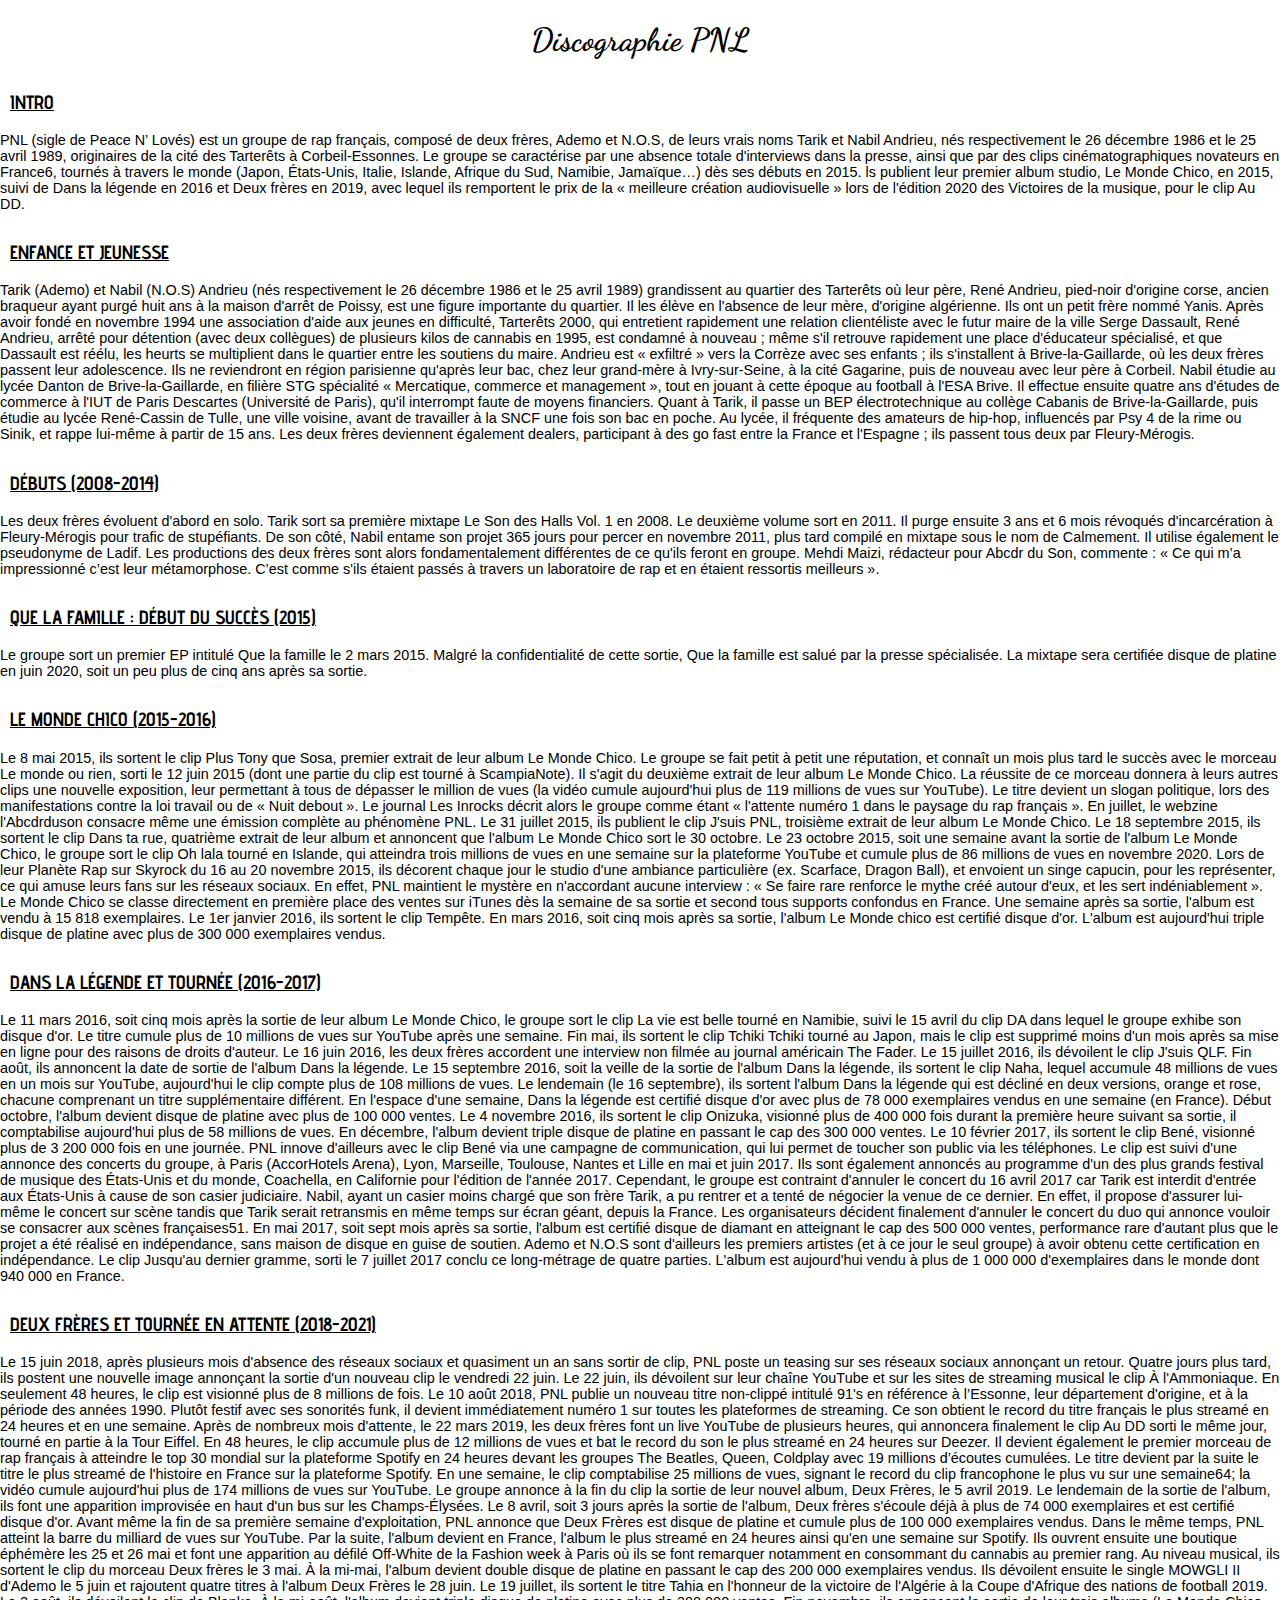
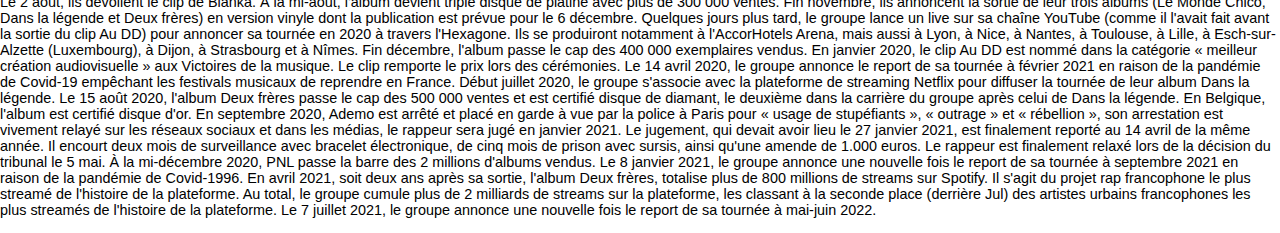
<file: Discographie PNL/page7PNL.html>
<!DOCTYPE html>
<html lang="fr"> 
    <head>
        <title> Biographie PNL </title>
        <meta charset="UTF-8">
        <meta name="author" content="Esteban">
        <meta name="description" content="Biographie PNL">
        <link rel="stylesheet" href="style.css"> 
        <link rel="stylesheet" href="https://cdnjs.cloudflare.com/ajax/libs/font-awesome/4.7.0/css/font-awesome.css">
    </head>

    <body>
        <header>
            <div id="TitreBioPNL">
                <h1>Discographie PNL</h1>
            </div>
        </header>

        <section id="presentationDiscoPNL">
            <div id="IntroDiscoPNL">
                <u><h3>Intro</h3></u>
                <p>PNL (sigle de Peace N’ Lovés) est un groupe de rap français, composé de deux frères, Ademo et N.O.S, de leurs vrais noms Tarik et Nabil Andrieu, nés respectivement le 26 décembre 1986 et le 25 avril 1989, originaires de la cité des Tarterêts à Corbeil-Essonnes.
                    Le groupe se caractérise par une absence totale d'interviews dans la presse, ainsi que par des clips cinématographiques novateurs en France6, tournés à travers le monde (Japon, États-Unis, Italie, Islande, Afrique du Sud, Namibie, Jamaïque…) dès ses débuts en 2015.
                    ls publient leur premier album studio, Le Monde Chico, en 2015, suivi de Dans la légende en 2016 et Deux frères en 2019, avec lequel ils remportent le prix de la « meilleure création audiovisuelle » lors de l'édition 2020 des Victoires de la musique, pour le clip Au DD.</p>
                    
                <u><h3>Enfance et jeunesse</h3></u>
                <p>Tarik (Ademo) et Nabil (N.O.S) Andrieu (nés respectivement le 26 décembre 1986 et le 25 avril 1989) grandissent au quartier des Tarterêts où leur père, René Andrieu, pied-noir d'origine corse, ancien braqueur ayant purgé huit ans à la maison d'arrêt de Poissy, est une figure importante du quartier. Il les élève en l'absence de leur mère, d'origine algérienne. Ils ont un petit frère nommé Yanis.
                Après avoir fondé en novembre 1994 une association d'aide aux jeunes en difficulté, Tarterêts 2000, qui entretient rapidement une relation clientéliste avec le futur maire de la ville Serge Dassault, René Andrieu, arrêté pour détention (avec deux collègues) de plusieurs kilos de cannabis en 1995, est condamné à nouveau ; même s'il retrouve rapidement une place d'éducateur spécialisé, et que Dassault est réélu, les heurts se multiplient dans le quartier entre les soutiens du maire. Andrieu est « exfiltré » vers la Corrèze avec ses enfants ; ils s'installent à Brive-la-Gaillarde, où les deux frères passent leur adolescence. Ils ne reviendront en région parisienne qu'après leur bac, chez leur grand-mère à Ivry-sur-Seine, à la cité Gagarine, puis de nouveau avec leur père à Corbeil.
                Nabil étudie au lycée Danton de Brive-la-Gaillarde, en filière STG spécialité « Mercatique, commerce et management », tout en jouant à cette époque au football à l'ESA Brive. Il effectue ensuite quatre ans d'études de commerce à l'IUT de Paris Descartes (Université de Paris), qu'il interrompt faute de moyens financiers. Quant à Tarik, il passe un BEP électrotechnique au collège Cabanis de Brive-la-Gaillarde, puis étudie au lycée René-Cassin de Tulle, une ville voisine, avant de travailler à la SNCF une fois son bac en poche. Au lycée, il fréquente des amateurs de hip-hop, influencés par Psy 4 de la rime ou Sinik, et rappe lui-même à partir de 15 ans. Les deux frères deviennent également dealers, participant à des go fast entre la France et l'Espagne ; ils passent tous deux par Fleury-Mérogis.</p>
                
                <u><h3>Débuts (2008-2014)</h3></u>
                <p>Les deux frères évoluent d'abord en solo. Tarik sort sa première mixtape Le Son des Halls Vol. 1 en 2008. Le deuxième volume sort en 2011. Il purge ensuite 3 ans et 6 mois révoqués d'incarcération à Fleury-Mérogis pour trafic de stupéfiants.
                    De son côté, Nabil entame son projet 365 jours pour percer en novembre 2011, plus tard compilé en mixtape sous le nom de Calmement. Il utilise également le pseudonyme de Ladif.
                    Les productions des deux frères sont alors fondamentalement différentes de ce qu'ils feront en groupe. Mehdi Maizi, rédacteur pour Abcdr du Son, commente : « Ce qui m’a impressionné c’est leur métamorphose. C’est comme s'ils étaient passés à travers un laboratoire de rap et en étaient ressortis meilleurs ».</p>         
                
                <u><h3>Que la famille : début du succès (2015)</h3></u>
                <p>Le groupe sort un premier EP intitulé Que la famille le 2 mars 2015. Malgré la confidentialité de cette sortie, Que la famille est salué par la presse spécialisée. La mixtape sera certifiée disque de platine en juin 2020, soit un peu plus de cinq ans après sa sortie.</p>
                
                <u><h3>Le Monde Chico (2015-2016)</h3></u>
                <p>Le 8 mai 2015, ils sortent le clip Plus Tony que Sosa, premier extrait de leur album Le Monde Chico. Le groupe se fait petit à petit une réputation, et connaît un mois plus tard le succès avec le morceau Le monde ou rien, sorti le 12 juin 2015 (dont une partie du clip est tourné à ScampiaNote). Il s'agit du deuxième extrait de leur album Le Monde Chico. La réussite de ce morceau donnera à leurs autres clips une nouvelle exposition, leur permettant à tous de dépasser le million de vues (la vidéo cumule aujourd'hui plus de 119 millions de vues sur YouTube). Le titre devient un slogan politique, lors des manifestations contre la loi travail ou de « Nuit debout ».
                    Le journal Les Inrocks décrit alors le groupe comme étant « l'attente numéro 1 dans le paysage du rap français ». En juillet, le webzine l'Abcdrduson consacre même une émission complète au phénomène PNL. Le 31 juillet 2015, ils publient le clip J'suis PNL, troisième extrait de leur album Le Monde Chico. Le 18 septembre 2015, ils sortent le clip Dans ta rue, quatrième extrait de leur album et annoncent que l'album Le Monde Chico sort le 30 octobre.
                    Le 23 octobre 2015, soit une semaine avant la sortie de l'album Le Monde Chico, le groupe sort le clip Oh lala tourné en Islande, qui atteindra trois millions de vues en une semaine sur la plateforme YouTube et cumule plus de 86 millions de vues en novembre 2020.
                    Lors de leur Planète Rap sur Skyrock du 16 au 20 novembre 2015, ils décorent chaque jour le studio d'une ambiance particulière (ex. Scarface, Dragon Ball), et envoient un singe capucin, pour les représenter, ce qui amuse leurs fans sur les réseaux sociaux. En effet, PNL maintient le mystère en n'accordant aucune interview : « Se faire rare renforce le mythe créé autour d'eux, et les sert indéniablement ».
                    Le Monde Chico se classe directement en première place des ventes sur iTunes dès la semaine de sa sortie et second tous supports confondus en France. Une semaine après sa sortie, l'album est vendu à 15 818 exemplaires.
                    Le 1er janvier 2016, ils sortent le clip Tempête. En mars 2016, soit cinq mois après sa sortie, l'album Le Monde chico est certifié disque d'or. L'album est aujourd'hui triple disque de platine avec plus de 300 000 exemplaires vendus.</p>
                
                <u><h3>Dans la légende et tournée (2016-2017)</h3></u>
                <p>Le 11 mars 2016, soit cinq mois après la sortie de leur album Le Monde Chico, le groupe sort le clip La vie est belle tourné en Namibie, suivi le 15 avril du clip DA dans lequel le groupe exhibe son disque d'or. Le titre cumule plus de 10 millions de vues sur YouTube après une semaine. Fin mai, ils sortent le clip Tchiki Tchiki tourné au Japon, mais le clip est supprimé moins d'un mois après sa mise en ligne pour des raisons de droits d'auteur.
                    Le 16 juin 2016, les deux frères accordent une interview non filmée au journal américain The Fader. Le 15 juillet 2016, ils dévoilent le clip J'suis QLF. Fin août, ils annoncent la date de sortie de l'album Dans la légende.
                    Le 15 septembre 2016, soit la veille de la sortie de l'album Dans la légende, ils sortent le clip Naha, lequel accumule 48 millions de vues en un mois sur YouTube, aujourd'hui le clip compte plus de 108 millions de vues. Le lendemain (le 16 septembre), ils sortent l'album Dans la légende qui est décliné en deux versions, orange et rose, chacune comprenant un titre supplémentaire différent. En l'espace d'une semaine, Dans la légende est certifié disque d'or avec plus de 78 000 exemplaires vendus en une semaine (en France). Début octobre, l'album devient disque de platine avec plus de 100 000 ventes. Le 4 novembre 2016, ils sortent le clip Onizuka, visionné plus de 400 000 fois durant la première heure suivant sa sortie, il comptabilise aujourd'hui plus de 58 millions de vues. En décembre, l'album devient triple disque de platine en passant le cap des 300 000 ventes.
                    Le 10 février 2017, ils sortent le clip Bené, visionné plus de 3 200 000 fois en une journée. PNL innove d'ailleurs avec le clip Bené via une campagne de communication, qui lui permet de toucher son public via les téléphones. Le clip est suivi d'une annonce des concerts du groupe, à Paris (AccorHotels Arena), Lyon, Marseille, Toulouse, Nantes et Lille en mai et juin 2017. Ils sont également annoncés au programme d'un des plus grands festival de musique des États-Unis et du monde, Coachella, en Californie pour l'édition de l'année 2017. Cependant, le groupe est contraint d'annuler le concert du 16 avril 2017 car Tarik est interdit d'entrée aux États-Unis à cause de son casier judiciaire. Nabil, ayant un casier moins chargé que son frère Tarik, a pu rentrer et a tenté de négocier la venue de ce dernier. En effet, il propose d'assurer lui-même le concert sur scène tandis que Tarik serait retransmis en même temps sur écran géant, depuis la France. Les organisateurs décident finalement d'annuler le concert du duo qui annonce vouloir se consacrer aux scènes françaises51. En mai 2017, soit sept mois après sa sortie, l'album est certifié disque de diamant en atteignant le cap des 500 000 ventes, performance rare d'autant plus que le projet a été réalisé en indépendance, sans maison de disque en guise de soutien. Ademo et N.O.S sont d'ailleurs les premiers artistes (et à ce jour le seul groupe) à avoir obtenu cette certification en indépendance. Le clip Jusqu'au dernier gramme, sorti le 7 juillet 2017 conclu ce long-métrage de quatre parties. L'album est aujourd'hui vendu à plus de 1 000 000 d'exemplaires dans le monde dont 940 000 en France.</p>
                
                <u><h3>Deux frères et tournée en attente (2018-2021)</h3></u>
                <p>Le 15 juin 2018, après plusieurs mois d'absence des réseaux sociaux et quasiment un an sans sortir de clip, PNL poste un teasing sur ses réseaux sociaux annonçant un retour. Quatre jours plus tard, ils postent une nouvelle image annonçant la sortie d'un nouveau clip le vendredi 22 juin. Le 22 juin, ils dévoilent sur leur chaîne YouTube et sur les sites de streaming musical le clip À l'Ammoniaque. En seulement 48 heures, le clip est visionné plus de 8 millions de fois.
                    Le 10 août 2018, PNL publie un nouveau titre non-clippé intitulé 91's en référence à l’Essonne, leur département d'origine, et à la période des années 1990. Plutôt festif avec ses sonorités funk, il devient immédiatement numéro 1 sur toutes les plateformes de streaming. Ce son obtient le record du titre français le plus streamé en 24 heures et en une semaine.                    
                    Après de nombreux mois d'attente, le 22 mars 2019, les deux frères font un live YouTube de plusieurs heures, qui annoncera finalement le clip Au DD sorti le même jour, tourné en partie à la Tour Eiffel. En 48 heures, le clip accumule plus de 12 millions de vues et bat le record du son le plus streamé en 24 heures sur Deezer. Il devient également le premier morceau de rap français à atteindre le top 30 mondial sur la plateforme Spotify en 24 heures devant les groupes The Beatles, Queen, Coldplay avec 19 millions d’écoutes cumulées. Le titre devient par la suite le titre le plus streamé de l'histoire en France sur la plateforme Spotify. En une semaine, le clip comptabilise 25 millions de vues, signant le record du clip francophone le plus vu sur une semaine64; la vidéo cumule aujourd'hui plus de 174 millions de vues sur YouTube.                    
                    Le groupe annonce à la fin du clip la sortie de leur nouvel album, Deux Frères, le 5 avril 2019.                   
                    Le lendemain de la sortie de l'album, ils font une apparition improvisée en haut d'un bus sur les Champs-Élysées.                  
                    Le 8 avril, soit 3 jours après la sortie de l'album, Deux frères s'écoule déjà à plus de 74 000 exemplaires et est certifié disque d'or. Avant même la fin de sa première semaine d'exploitation, PNL annonce que Deux Frères est disque de platine et cumule plus de 100 000 exemplaires vendus. Dans le même temps, PNL atteint la barre du milliard de vues sur YouTube. Par la suite, l'album devient en France, l'album le plus streamé en 24 heures ainsi qu'en une semaine sur Spotify.                   
                    Ils ouvrent ensuite une boutique éphémère les 25 et 26 mai et font une apparition au défilé Off-White de la Fashion week à Paris où ils se font remarquer notamment en consommant du cannabis au premier rang. Au niveau musical, ils sortent le clip du morceau Deux frères le 3 mai. À la mi-mai, l'album devient double disque de platine en passant le cap des 200 000 exemplaires vendus. Ils dévoilent ensuite le single MOWGLI II d'Ademo le 5 juin et rajoutent quatre titres à l'album Deux Frères le 28 juin. Le 19 juillet, ils sortent le titre Tahia en l'honneur de la victoire de l'Algérie à la Coupe d'Afrique des nations de football 2019. Le 2 août, ils dévoilent le clip de Blanka. À la mi-août, l'album devient triple disque de platine avec plus de 300 000 ventes. Fin novembre, ils annoncent la sortie de leur trois albums (Le Monde Chico, Dans la légende et Deux frères) en version vinyle dont la publication est prévue pour le 6 décembre.                    
                    Quelques jours plus tard, le groupe lance un live sur sa chaîne YouTube (comme il l'avait fait avant la sortie du clip Au DD) pour annoncer sa tournée en 2020 à travers l'Hexagone. Ils se produiront notamment à l'AccorHotels Arena, mais aussi à Lyon, à Nice, à Nantes, à Toulouse, à Lille, à Esch-sur-Alzette (Luxembourg), à Dijon, à Strasbourg et à Nîmes. Fin décembre, l'album passe le cap des 400 000 exemplaires vendus.                   
                    En janvier 2020, le clip Au DD est nommé dans la catégorie « meilleur création audiovisuelle » aux Victoires de la musique. Le clip remporte le prix lors des cérémonies. Le 14 avril 2020, le groupe annonce le report de sa tournée à février 2021 en raison de la pandémie de Covid-19 empêchant les festivals musicaux de reprendre en France. Début juillet 2020, le groupe s'associe avec la plateforme de streaming Netflix pour diffuser la tournée de leur album Dans la légende. Le 15 août 2020, l'album Deux frères passe le cap des 500 000 ventes et est certifié disque de diamant, le deuxième dans la carrière du groupe après celui de Dans la légende. En Belgique, l'album est certifié disque d'or.                    
                    En septembre 2020, Ademo est arrêté et placé en garde à vue par la police à Paris pour « usage de stupéfiants », « outrage » et « rébellion », son arrestation est vivement relayé sur les réseaux sociaux et dans les médias, le rappeur sera jugé en janvier 2021. Le jugement, qui devait avoir lieu le 27 janvier 2021, est finalement reporté au 14 avril de la même année. Il encourt deux mois de surveillance avec bracelet électronique, de cinq mois de prison avec sursis, ainsi qu'une amende de 1.000 euros. Le rappeur est finalement relaxé lors de la décision du tribunal le 5 mai.                   
                    À la mi-décembre 2020, PNL passe la barre des 2 millions d'albums vendus.                   
                    Le 8 janvier 2021, le groupe annonce une nouvelle fois le report de sa tournée à septembre 2021 en raison de la pandémie de Covid-1996.                    
                    En avril 2021, soit deux ans après sa sortie, l'album Deux frères, totalise plus de 800 millions de streams sur Spotify. Il s'agit du projet rap francophone le plus streamé de l'histoire de la plateforme. Au total, le groupe cumule plus de 2 milliards de streams sur la plateforme, les classant à la seconde place (derrière Jul) des artistes urbains francophones les plus streamés de l'histoire de la plateforme.                  
                    Le 7 juillet 2021, le groupe annonce une nouvelle fois le report de sa tournée à mai-juin 2022.</p>
            </div>

        </section>
        






    </body>
</file>
<file: Discographie PNL/style.css>
@import url('https://fonts.googleapis.com/css2?family=Advent+Pro&family=Dancing+Script&display=swap');

body {
    font-family: 'Advent Pro', sans-serif;
    padding: 0;
    margin: 0;
}
ul {
    margin: 0;
    padding: 0;
}
li {
    list-style-type: none;
}
h2 {
    text-transform: uppercase;
    text-align: center;
    padding-top: 30px;
    font-size: 2em;
}
a {
    text-decoration: none;
    color:black;
}
/* *********************** IMAGE PRINCIPALE *********************** */
#imagePrincipale {
    padding-top: 60px;
    background: url(images/PNLXDTF.jpg) no-repeat fixed 50% 50%;
    background-size: cover;
    height: 799px;
}
#imagePrincipalePNL {
    padding-top: 60px;
    background: url(images/PNL\ premier.jpg) no-repeat fixed 50% 50%;
    background-size: cover;
    height: 799px;
}
#imagePrincipaleDTF {
    padding-top: 60px;
    background: url(images/DTF\ premier.jpg) no-repeat fixed 50% 50%;
    background-size: cover;
    height: 799px;
}
#imagePrincipale h1 {
    font-family: 'Dancing Script', cursive;
    text-align: center;
    color: rgb(250, 250, 250);
    font-size: 3em;
    margin-top: 60px;
    text-shadow: 1px 3px 2px rgb(82, 153, 247);
}
#imagePrincipalePNL h1 {
    font-family: 'Dancing Script', cursive;
    text-align: center;
    color: #fffae1;
    font-size: 6em;
    margin-top: 230px;
    text-shadow: 1px 3px 2px black;
}
#imagePrincipaleDTF h1 {
    font-family: 'Dancing Script', cursive;
    text-align: center;
    color: #fffae1;
    font-size: 6em;
    margin-top: 230px;
    text-shadow: 1px 3px 2px black;
}
/* *********************** TRAIT *********************** */
#premierTrait {
    height: 1px;
    width: 25%;
    margin: -3px auto;
    background-color: #70aaf5; 
    box-shadow: 1px 3px 2px black;
}
#premierTraitPNL {
    height: 1px;
    width: 25%;
    margin: -3px auto;
    background-color: #fffae1; 
    box-shadow: 1px 3px 2px black;
}
#premierTraitDTF {
    height: 1px;
    width: 25%;
    margin: -3px auto;
    background-color: #fffae1; 
    box-shadow: 1px 3px 2px black;
}
#TraitQLF {
    height: 1px;
    width: 35%;
    margin: 15px auto;
    background-color: #000000;
}
#TraitDFR {
    height: 1px;
    width: 35%;
    margin: 15px auto;
    background-color: #eeecec;
}
#TraitSRV {
    height: 1px;
    width: 35%;
    margin: 15px auto;
    background-color: #8f8f8f;
}
#imagePrincipale h3 {
    text-align: center;
    color: rgb(252, 252, 252);
    font-size: 2em;
    text-shadow: 1px 3px 2px rgb(82, 153, 247);
}
#imagePrincipalePNL h3 {
    text-align: center;
    color: #fffae1;
    font-size: 2em;
    text-shadow: 1px 3px 2px black;
}
#imagePrincipaleDTF h3 {
    text-align: center;
    color: #fffae1;
    font-size: 2em;
    text-shadow: 1px 3px 2px black;
}
/* *************************** PRESENTATION *************************** */
#presentation {
        background-color: #fffae1;
        padding: 10px 0px 100px 0;
}
#presentationQLF {
    background-color: #ffffff;
    padding: 10px 0px 100px 0;
}
#presentationLMC {
    background-color: #000000;
    padding: 10px 0px 100px 0;
}
#presentationDLL {
    background-color: #faa422;
    padding: 10px 0px 100px 0;
}
#presentationDFR {
    background-color: #161616;
    padding: 10px 0px 100px 0;
}
#presentationLHAB {
    background-color: #8b8b8b;
    padding: 10px 0px 100px 0;
}
#presentationSRV {
    background-color: #000000;
    padding: 10px 0px 100px 0;
}
#presentationOIO {
    background-color: #5e0381;
    padding: 10px 0px 100px 0;
}
#presentationDBS {
    background-color: #864a04;
    padding: 10px 0px 100px 0;
}
#TexteIntro {
    text-align: center;
    padding: 0px 20px;
}
#TexteQLF {
    text-align: center;
    color: #000000;
    padding: 0px 20px;
}
#TexteQLF li {
    text-transform: uppercase;
    text-align: center;
    padding-top: 30px;
    font-size: 2em; 
}
#TexteLMC {
    text-align: center;
    color: #ffffff;
    padding: 0px 20px;
}
#TexteLMC li {
    text-transform: uppercase;
    text-align: center;
    padding-top: 30px;
    font-size: 2em; 
}
#TexteDLL {
    text-align: center;
    color: #7728c0;
    padding: 0px 20px;
}
#TexteDLL li {
    text-transform: uppercase;
    text-align: center;
    padding-top: 30px;
    font-size: 2em; 
}
#TexteDFR {
    text-align: center;
    color: #f04ab0;
    padding: 0px 20px;
}
#TexteDFR li {
    text-transform: uppercase;
    text-align: center;
    padding-top: 30px;
    font-size: 2em; 
}
#TexteLHAB {
    text-align: center;
    color: #000000;
    padding: 0px 20px;
}
#TexteLHAB li {
    text-transform: uppercase;
    text-align: center;
    padding-top: 30px;
    font-size: 2em; 
}
#TexteSRV {
    text-align: center;
    color: #8f8f8f;
    padding: 0px 20px;
}
#TexteSRV li {
    text-transform: uppercase;
    text-align: center;
    padding-top: 30px;
    font-size: 2em; 
}
#TexteOIO {
    text-align: center;
    color: #fc8afc;
    padding: 0px 20px;
}
#TexteOIO li {
    text-transform: uppercase;
    text-align: center;
    padding-top: 30px;
    font-size: 2em; 
}
#TexteDBS {
    text-align: center;
    color: #079c0e;
    padding: 0px 20px;
}
#TexteDBS li {
    text-transform: uppercase;
    text-align: center;
    padding-top: 30px;
    font-size: 2em; 
}
#h1LMC {
    background-color: #be0101;
    padding: 10px 0px 15px 0;
    color: #ebe70e;
}
#h1QLF {
    padding: 10px 0px 15px 0;
    color: #a50202;
}
#h1DLL {
    background-color: #7728c0;
    padding: 10px 0px 15px 0;
    color: #faa422;
}
#h1DFR {
    background-color: #eeecec;
    padding: 10px 0px 45px 0;
    color: #709fe6;
}
#h1LHAB {
    background-color: #ffffff;
    padding: 10px 0px 15px 0;
    color: #eb3333;
}
#h1SRV {
    background-color: #1e1475;
    padding: 10px 0px 15px 0;
    color: #f741de;
}
#h1OIO {
    background-color: #012914;
    padding: 10px 0px 15px 0;
    color: #ffffff;
}
#h1DBS {
    background-color: #dd915e;
    padding: 10px 0px 15px 0;
    color: #086b0d;
}
#prestations {
    display: flex;
    flex-wrap: wrap;
    justify-content: space-between;
    padding: 30px 10%;
}
.imagesPrestations h4 {
    font-family: 'Dancin Script', cursive;  
    text-align: center;
    font-size: 1.0em;
    margin: 5.0px;
    font-weight: 300;
}
.imagesPrestations img {
    border-radius: 15px;
    box-shadow: 5px 5px 3px 1px rgba(0,0,0,0.7);
}
.imagesPrestations img:hover {
    opacity: 0.5;
    transform: scale(1.05);
    transition: 0.6s ease-in-out;
}
.biographiePrestations {
    text-align: right;
    padding: 60px 20px 0.5px 915px;
    font-size: 1.0em;
}
#TitreBioPNL {
    font-family: 'Dancing Script', cursive;
    text-align: center;
    color:#000000 ;
}
#IntroDiscoPNL h3 {
    text-transform: uppercase;
    text-align: left;
    padding: 0px 0px 0px 10px;
    padding-top: 10px;
    font-size: 1.2em;
}
#IntroDiscoPNL p {
    font-family: Arial, Helvetica, sans-serif;
    text-align: left;
    padding: 0px 0px 0px 0px;
    padding-top: 0px;
    font-size: 0.9em;
}
#copyrightEtIcons {
    display: flex;
    margin-bottom: 20px;
    padding: 0 10%;
}
#icons  {
    width: 50%;
    text-align: right;
}
#icons a {
    display: inline-block;
    margin: 0 15px;
    font-size: 1.3em;
}
#icons a:hover {
    transform: scale(1.5);
    transition: 0.1s;
}
</file>
